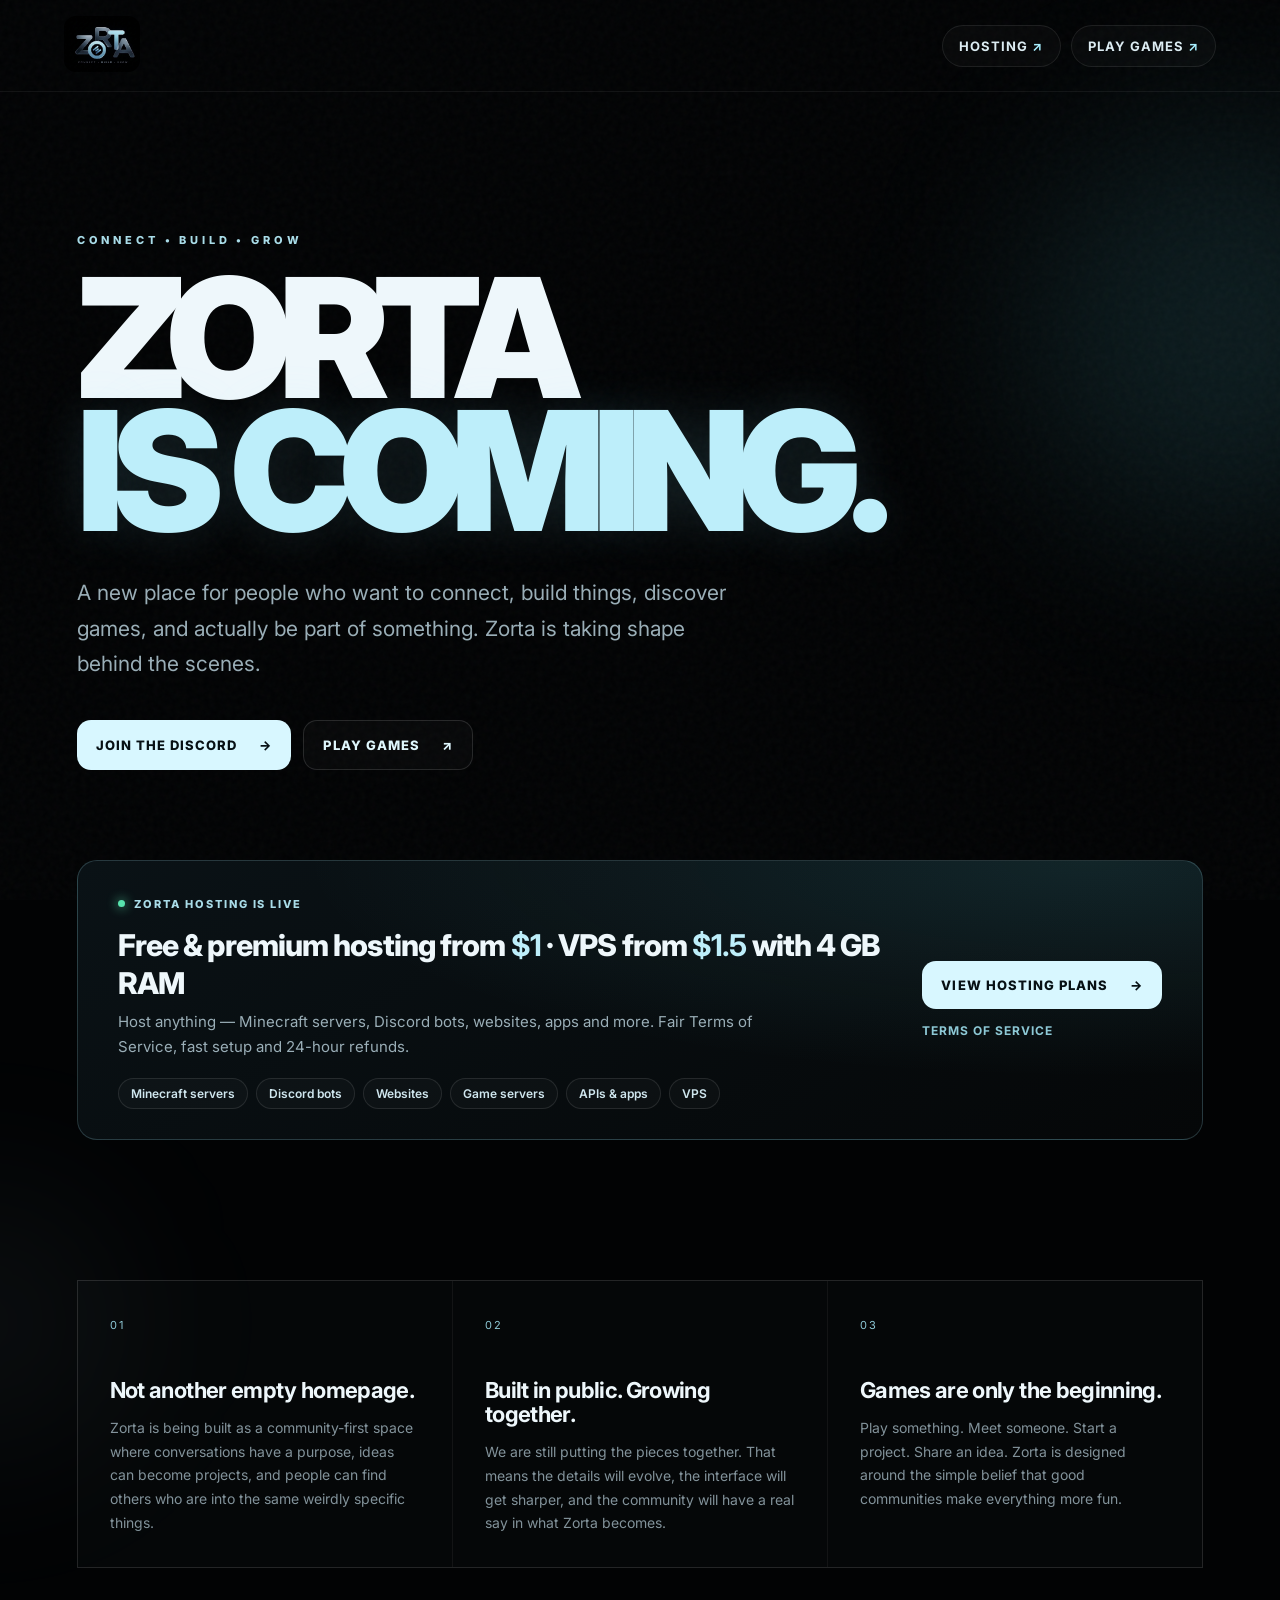
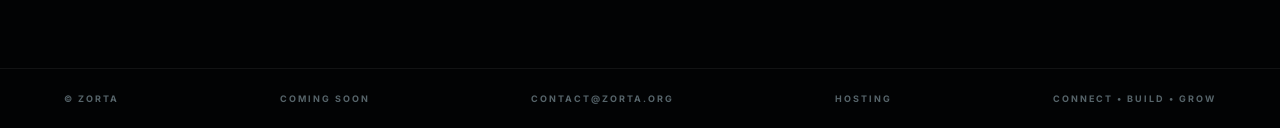
<file: index.html>
<!doctype html><html lang="en"><head><meta charset="utf-8"><meta name="viewport" content="width=device-width,initial-scale=1"><meta name="theme-color" content="#020305"><title>Zorta — Coming Soon</title><link rel="stylesheet" href="styles.css"></head><body><div class="noise"></div><header class="nav"><a class="brand" href="index.html"><img src="assets/zorta-logo.jpg" alt="Zorta logo"></a><nav class="nav-group"><a class="nav-link" href="hosting/">Hosting <span>↗</span></a><a class="nav-link" href="games.html">Play Games <span>↗</span></a></nav></header><main class="hero"><div class="orb orb-a"></div><div class="orb orb-b"></div><section class="hero-copy"><p class="eyebrow">CONNECT • BUILD • GROW</p><h1>ZORTA<br><span>IS COMING.</span></h1><p class="lede">A new place for people who want to connect, build things, discover games, and actually be part of something. Zorta is taking shape behind the scenes.</p><div class="actions"><a class="btn primary" href="https://discord.gg/AH8KhvmRz3" target="_blank" rel="noopener">Join the Discord <span>→</span></a><a class="btn ghost" href="games.html">Play Games <span>↗</span></a></div></section><aside class="host-note" aria-label="Zorta Hosting"><div class="host-note-main"><span class="host-note-badge"><i></i> Zorta Hosting is live</span><p class="host-note-title">Free &amp; premium hosting from <b>$1</b> &middot; VPS from <b>$1.5</b> with 4&nbsp;GB RAM</p><p class="host-note-text">Host anything &mdash; Minecraft servers, Discord bots, websites, apps and more. Fair Terms of Service, fast setup and 24-hour refunds.</p><ul class="host-chips"><li>Minecraft servers</li><li>Discord bots</li><li>Websites</li><li>Game servers</li><li>APIs &amp; apps</li><li>VPS</li></ul></div><div class="host-note-actions"><a class="btn primary" href="hosting/">View hosting plans <span>&rarr;</span></a><a class="host-note-link" href="hosting/terms.html">Terms of Service</a></div></aside><section class="manifesto"><div><span>01</span><h2>Not another empty homepage.</h2><p>Zorta is being built as a community-first space where conversations have a purpose, ideas can become projects, and people can find others who are into the same weirdly specific things.</p></div><div><span>02</span><h2>Built in public. Growing together.</h2><p>We are still putting the pieces together. That means the details will evolve, the interface will get sharper, and the community will have a real say in what Zorta becomes.</p></div><div><span>03</span><h2>Games are only the beginning.</h2><p>Play something. Meet someone. Start a project. Share an idea. Zorta is designed around the simple belief that good communities make everything more fun.</p></div></section></main><footer><span>© Zorta</span><span>COMING SOON</span><a href="mailto:contact@zorta.org">contact@zorta.org</a><a href="hosting/">Hosting</a><span>CONNECT • BUILD • GROW</span></footer></body></html>
</file>
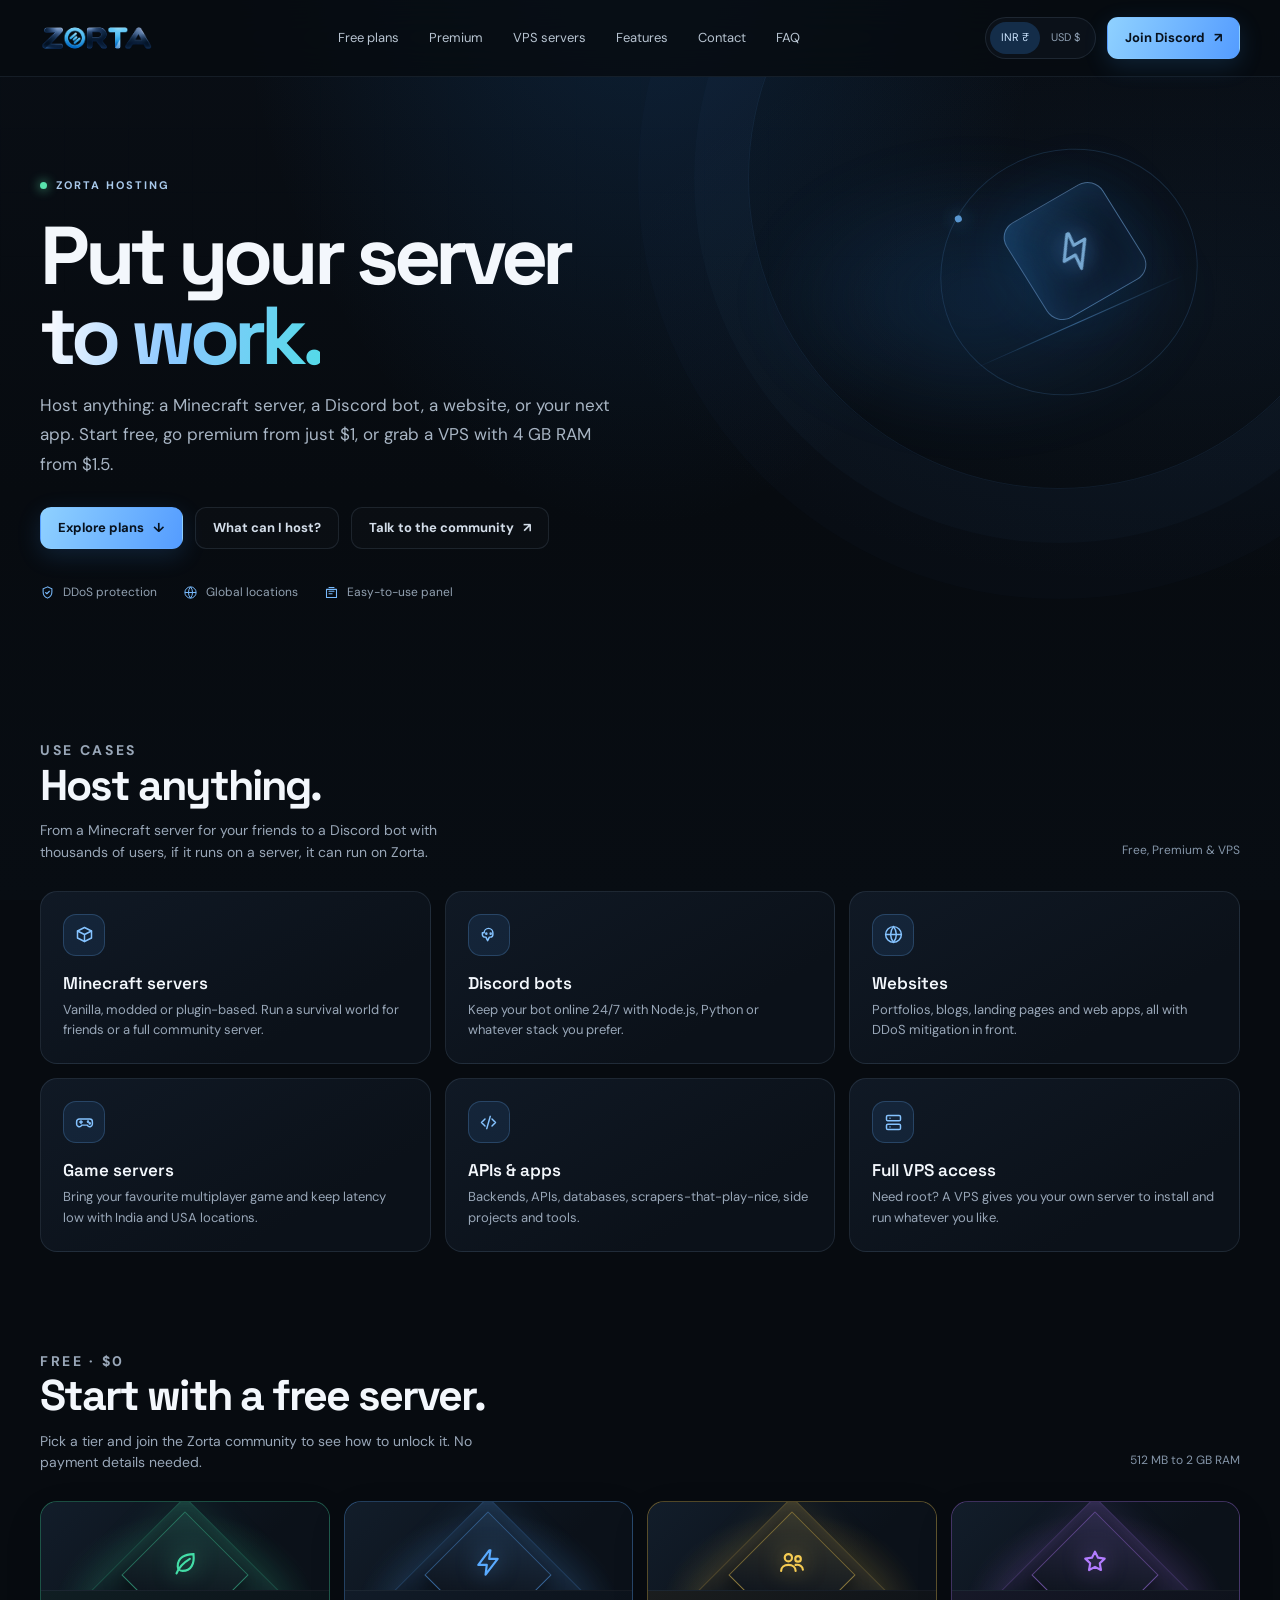
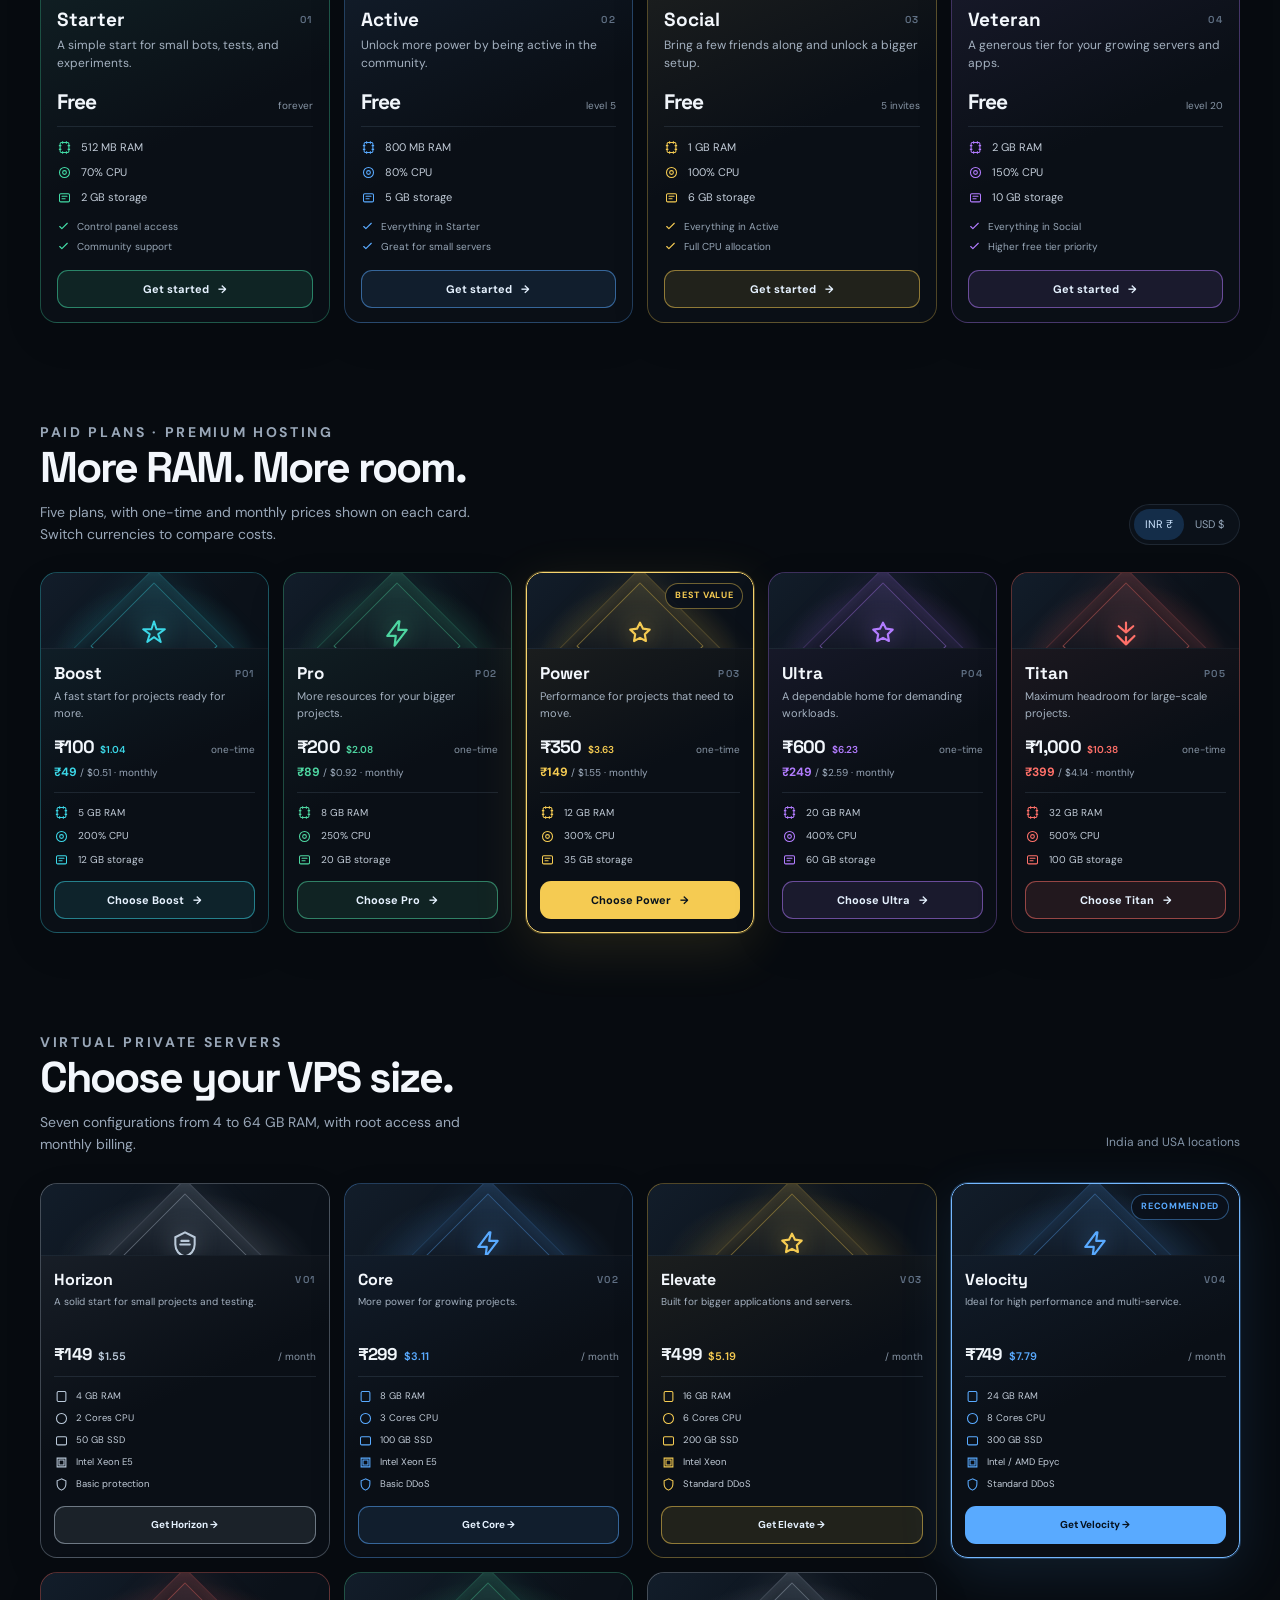
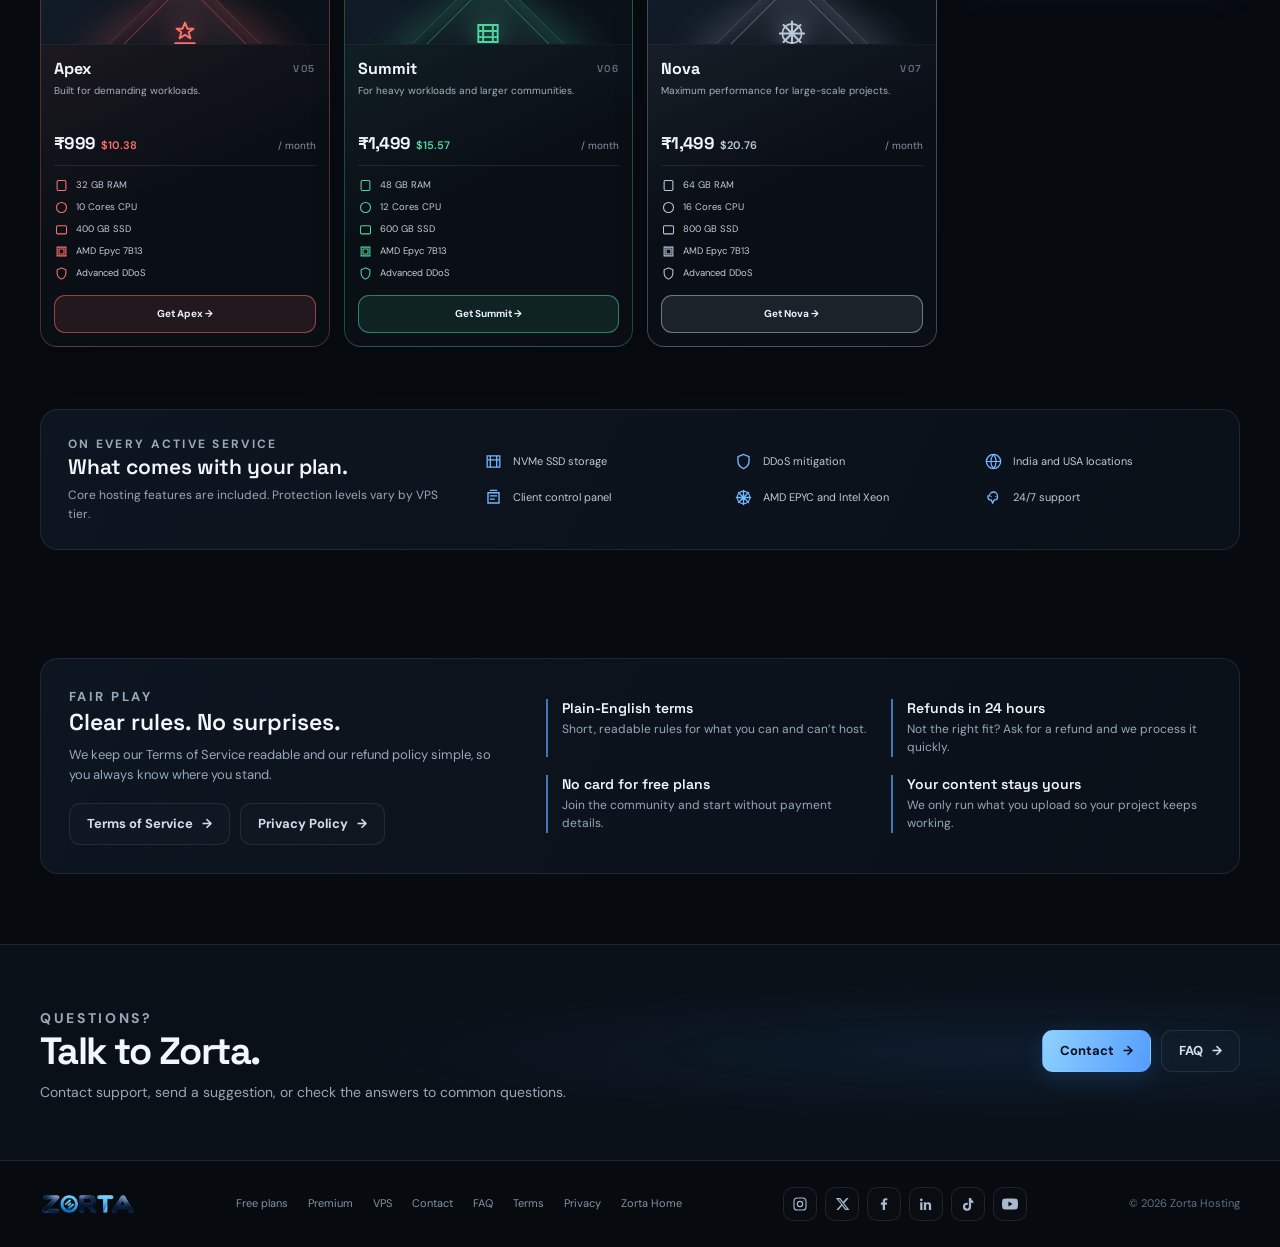
<file: hosting/index.html>
<!doctype html>
<html lang="en">
<head>
  <meta charset="utf-8">
  <meta name="viewport" content="width=device-width, initial-scale=1">
  <meta name="theme-color" content="#070b10">
  <meta name="description" content="Zorta Hosting: free and premium hosting from $1, VPS from $1.5 for 4 GB RAM. Host Minecraft servers, Discord bots, websites and apps.">
  <title>Zorta Hosting — Free, Premium &amp; VPS Plans</title>
  <link rel="stylesheet" href="hosting.css">
</head>
<body>
  <header class="site-header">
    <div class="wrap nav">
      <a class="brand" href="../" aria-label="Zorta home"><img class="brand-logo" src="image.png" alt="Zorta"></a>
      <nav class="nav-links" id="nav-links" aria-label="Main navigation">
        <a href="#free">Free plans</a><a href="#premium">Premium</a><a href="#vps">VPS servers</a><a href="#features">Features</a><a href="contact.html">Contact</a><a href="faq.html">FAQ</a>
      </nav>
      <div class="nav-actions">
        <div class="currency" aria-label="Choose currency"><button type="button" data-currency="INR" class="selected">INR ₹</button><button type="button" data-currency="USD">USD $</button></div>
        <a class="button button-primary" href="https://discord.gg/XQH9Q5bS7v">Join Discord <span aria-hidden="true">↗</span></a>
        <button class="menu-toggle" type="button" aria-label="Open navigation" aria-expanded="false" aria-controls="nav-links"><svg width="19" height="19" viewBox="0 0 24 24" fill="none"><path d="M4 7h16M4 12h16M4 17h16" stroke="currentColor" stroke-width="1.8" stroke-linecap="round"/></svg></button>
      </div>
    </div>
  </header>
  <main>
    <section class="hero">
      <div class="wrap">
        <div class="hero-inner">
          <div class="eyebrow"><span class="live-dot"></span> Zorta Hosting</div>
          <h1>Put your server<br><span class="gradient-text">to work.</span></h1>
          <p class="hero-copy">Host anything: a Minecraft server, a Discord bot, a website, or your next app. Start free, go premium from just $1, or grab a VPS with 4 GB RAM from $1.5.</p>
          <div class="hero-actions"><a class="button button-primary" href="#premium">Explore plans <span aria-hidden="true">↓</span></a><a class="button button-quiet" href="#host-anything">What can I host?</a><a class="button button-quiet" href="https://discord.gg/XQH9Q5bS7v">Talk to the community <span aria-hidden="true">↗</span></a></div>
          <div class="hero-meta"><span><svg viewBox="0 0 24 24" fill="none"><path d="M12 3 5 6v5c0 4.6 2.9 8.3 7 10 4.1-1.7 7-5.4 7-10V6l-7-3Z" stroke="currentColor" stroke-width="1.7"/><path d="m9 12 2 2 4-4" stroke="currentColor" stroke-width="1.7" stroke-linecap="round" stroke-linejoin="round"/></svg> DDoS protection</span><span><svg viewBox="0 0 24 24" fill="none"><path d="M3 12h18M12 3a14 14 0 0 1 0 18M12 3a14 14 0 0 0 0 18M12 3a9 9 0 1 0 0 18 9 9 0 0 0 0-18Z" stroke="currentColor" stroke-width="1.6"/></svg> Global locations</span><span><svg viewBox="0 0 24 24" fill="none"><path d="M4 7h16v13H4zM8 4h8M8 10h8M8 14h5" stroke="currentColor" stroke-width="1.7" stroke-linecap="round" stroke-linejoin="round"/></svg> Easy-to-use panel</span></div>
        </div>
        <div class="hero-art" aria-hidden="true"><div class="orbit"></div><div class="cube"><svg viewBox="0 0 24 24" fill="none"><path d="m13 2-9 12h7l-1 8 10-13h-7l1-7Z" stroke="currentColor" stroke-width="1.7" stroke-linejoin="round"/></svg></div><div class="beam"></div></div>
      </div>
    </section>


    <section class="section" id="host-anything">
      <div class="wrap">
        <div class="section-head"><div><p class="section-kicker">Use cases</p><h2>Host anything.</h2><p>From a Minecraft server for your friends to a Discord bot with thousands of users, if it runs on a server, it can run on Zorta.</p></div><span class="section-note">Free, Premium &amp; VPS</span></div>
        <div class="host-grid"><article class="host-card"><span class="host-card-icon"><svg viewBox="0 0 24 24" fill="none" stroke="currentColor" stroke-width="1.7" stroke-linecap="round" stroke-linejoin="round"><path d="M4 8 12 4l8 4v8l-8 4-8-4V8Z"/><path d="m4 8 8 4 8-4M12 12v8"/></svg></span><h3>Minecraft servers</h3><p>Vanilla, modded or plugin-based. Run a survival world for friends or a full community server.</p></article><article class="host-card"><span class="host-card-icon"><svg viewBox="0 0 24 24" fill="none" stroke="currentColor" stroke-width="1.7" stroke-linecap="round" stroke-linejoin="round"><path d="M7 10a5 5 0 0 1 10 0v2a3 3 0 0 1-3 3h-1l-2 4-2-4H8a3 3 0 0 1-3-3v-2Z"/><circle cx="9.5" cy="11" r=".6"/><circle cx="14.5" cy="11" r=".6"/></svg></span><h3>Discord bots</h3><p>Keep your bot online 24/7 with Node.js, Python or whatever stack you prefer.</p></article><article class="host-card"><span class="host-card-icon"><svg viewBox="0 0 24 24" fill="none" stroke="currentColor" stroke-width="1.7" stroke-linecap="round" stroke-linejoin="round"><circle cx="12" cy="12" r="9"/><path d="M3 12h18M12 3a14 14 0 0 1 0 18M12 3a14 14 0 0 0 0 18"/></svg></span><h3>Websites</h3><p>Portfolios, blogs, landing pages and web apps, all with DDoS mitigation in front.</p></article><article class="host-card"><span class="host-card-icon"><svg viewBox="0 0 24 24" fill="none" stroke="currentColor" stroke-width="1.7" stroke-linecap="round" stroke-linejoin="round"><path d="M6 8h12a3 3 0 0 1 3 3v3a3 3 0 0 1-5 2l-1-1H9l-1 1a3 3 0 0 1-5-2v-3a3 3 0 0 1 3-3Z"/><path d="M8 10v3m-1.5-1.5h3"/><circle cx="16" cy="11" r=".6"/><circle cx="18" cy="13" r=".6"/></svg></span><h3>Game servers</h3><p>Bring your favourite multiplayer game and keep latency low with India and USA locations.</p></article><article class="host-card"><span class="host-card-icon"><svg viewBox="0 0 24 24" fill="none" stroke="currentColor" stroke-width="1.7" stroke-linecap="round" stroke-linejoin="round"><path d="m8 8-4 4 4 4m8-8 4 4-4 4M14 5l-4 14"/></svg></span><h3>APIs &amp; apps</h3><p>Backends, APIs, databases, scrapers-that-play-nice, side projects and tools.</p></article><article class="host-card"><span class="host-card-icon"><svg viewBox="0 0 24 24" fill="none" stroke="currentColor" stroke-width="1.7" stroke-linecap="round" stroke-linejoin="round"><rect x="4" y="4" width="16" height="6" rx="1.5"/><rect x="4" y="14" width="16" height="6" rx="1.5"/><path d="M8 7h.01M8 17h.01"/></svg></span><h3>Full VPS access</h3><p>Need root? A VPS gives you your own server to install and run whatever you like.</p></article></div>
      </div>
    </section>

    <section class="section" id="free">
      <div class="wrap">
        <div class="section-head"><div><p class="section-kicker">Free · $0</p><h2>Start with a free server.</h2><p>Pick a tier and join the Zorta community to see how to unlock it. No payment details needed.</p></div><span class="section-note">512 MB to 2 GB RAM</span></div>
        <div class="plan-grid">
          <article class="plan-card color-green"><div class="plan-art"><span class="art-glyph"><svg viewBox="0 0 24 24" fill="none"><path d="M19 5c-7 0-13 3-13 10a4 4 0 0 0 4 4c7 0 10-6 9-14Z" stroke="currentColor" stroke-width="1.8"/><path d="M5 21c2-5 6-9 11-12" stroke="currentColor" stroke-width="1.8" stroke-linecap="round"/></svg></span></div><div class="plan-content"><div class="plan-title-row"><h3 class="plan-title">Starter</h3><span class="tier-index">01</span></div><p class="plan-desc">A simple start for small bots, tests, and experiments.</p><div class="cost"><strong class="cost-main" data-inr="Free" data-usd="Free">Free</strong><span class="cost-period">forever</span></div><div class="plan-divider"></div><ul class="specs"><li><svg viewBox="0 0 24 24" fill="none"><rect x="5" y="4" width="14" height="16" rx="2" stroke="currentColor" stroke-width="1.7"/><path d="M9 2v4m6-4v4m-6 12v4m6-4v4M3 9h4m10 0h4M3 15h4m10 0h4" stroke="currentColor" stroke-width="1.7"/></svg>512 MB RAM</li><li><svg viewBox="0 0 24 24" fill="none"><circle cx="12" cy="12" r="8" stroke="currentColor" stroke-width="1.7"/><circle cx="12" cy="12" r="3" stroke="currentColor" stroke-width="1.7"/></svg>70% CPU</li><li><svg viewBox="0 0 24 24" fill="none"><rect x="4" y="6" width="16" height="13" rx="2" stroke="currentColor" stroke-width="1.7"/><path d="M8 10h8m-8 4h5" stroke="currentColor" stroke-width="1.7" stroke-linecap="round"/></svg>2 GB storage</li></ul><ul class="perks"><li><svg viewBox="0 0 24 24" fill="none"><path d="m5 12 4 4L19 6" stroke="currentColor" stroke-width="2" stroke-linecap="round" stroke-linejoin="round"/></svg>Control panel access</li><li><svg viewBox="0 0 24 24" fill="none"><path d="m5 12 4 4L19 6" stroke="currentColor" stroke-width="2" stroke-linecap="round" stroke-linejoin="round"/></svg>Community support</li></ul><a class="button plan-cta" href="https://discord.gg/XQH9Q5bS7v">Get started <span>→</span></a></div></article>
          <article class="plan-card color-blue"><div class="plan-art"><span class="art-glyph"><svg viewBox="0 0 24 24" fill="none"><path d="m13 2-9 12h7l-1 8 10-13h-7l1-7Z" stroke="currentColor" stroke-width="1.8" stroke-linejoin="round"/></svg></span></div><div class="plan-content"><div class="plan-title-row"><h3 class="plan-title">Active</h3><span class="tier-index">02</span></div><p class="plan-desc">Unlock more power by being active in the community.</p><div class="cost"><strong class="cost-main" data-inr="Free" data-usd="Free">Free</strong><span class="cost-period">level 5</span></div><div class="plan-divider"></div><ul class="specs"><li><svg viewBox="0 0 24 24" fill="none"><rect x="5" y="4" width="14" height="16" rx="2" stroke="currentColor" stroke-width="1.7"/><path d="M9 2v4m6-4v4m-6 12v4m6-4v4M3 9h4m10 0h4M3 15h4m10 0h4" stroke="currentColor" stroke-width="1.7"/></svg>800 MB RAM</li><li><svg viewBox="0 0 24 24" fill="none"><circle cx="12" cy="12" r="8" stroke="currentColor" stroke-width="1.7"/><circle cx="12" cy="12" r="3" stroke="currentColor" stroke-width="1.7"/></svg>80% CPU</li><li><svg viewBox="0 0 24 24" fill="none"><rect x="4" y="6" width="16" height="13" rx="2" stroke="currentColor" stroke-width="1.7"/><path d="M8 10h8m-8 4h5" stroke="currentColor" stroke-width="1.7" stroke-linecap="round"/></svg>5 GB storage</li></ul><ul class="perks"><li><svg viewBox="0 0 24 24" fill="none"><path d="m5 12 4 4L19 6" stroke="currentColor" stroke-width="2" stroke-linecap="round" stroke-linejoin="round"/></svg>Everything in Starter</li><li><svg viewBox="0 0 24 24" fill="none"><path d="m5 12 4 4L19 6" stroke="currentColor" stroke-width="2" stroke-linecap="round" stroke-linejoin="round"/></svg>Great for small servers</li></ul><a class="button plan-cta" href="https://discord.gg/XQH9Q5bS7v">Get started <span>→</span></a></div></article>
          <article class="plan-card color-gold"><div class="plan-art"><span class="art-glyph"><svg viewBox="0 0 24 24" fill="none"><circle cx="9" cy="8" r="3" stroke="currentColor" stroke-width="1.8"/><circle cx="17" cy="9" r="2.3" stroke="currentColor" stroke-width="1.8"/><path d="M3 19c0-3 2.6-5 6-5s6 2 6 5M15 14c3.2-.7 6 1.3 6 4" stroke="currentColor" stroke-width="1.8" stroke-linecap="round"/></svg></span></div><div class="plan-content"><div class="plan-title-row"><h3 class="plan-title">Social</h3><span class="tier-index">03</span></div><p class="plan-desc">Bring a few friends along and unlock a bigger setup.</p><div class="cost"><strong class="cost-main" data-inr="Free" data-usd="Free">Free</strong><span class="cost-period">5 invites</span></div><div class="plan-divider"></div><ul class="specs"><li><svg viewBox="0 0 24 24" fill="none"><rect x="5" y="4" width="14" height="16" rx="2" stroke="currentColor" stroke-width="1.7"/><path d="M9 2v4m6-4v4m-6 12v4m6-4v4M3 9h4m10 0h4M3 15h4m10 0h4" stroke="currentColor" stroke-width="1.7"/></svg>1 GB RAM</li><li><svg viewBox="0 0 24 24" fill="none"><circle cx="12" cy="12" r="8" stroke="currentColor" stroke-width="1.7"/><circle cx="12" cy="12" r="3" stroke="currentColor" stroke-width="1.7"/></svg>100% CPU</li><li><svg viewBox="0 0 24 24" fill="none"><rect x="4" y="6" width="16" height="13" rx="2" stroke="currentColor" stroke-width="1.7"/><path d="M8 10h8m-8 4h5" stroke="currentColor" stroke-width="1.7" stroke-linecap="round"/></svg>6 GB storage</li></ul><ul class="perks"><li><svg viewBox="0 0 24 24" fill="none"><path d="m5 12 4 4L19 6" stroke="currentColor" stroke-width="2" stroke-linecap="round" stroke-linejoin="round"/></svg>Everything in Active</li><li><svg viewBox="0 0 24 24" fill="none"><path d="m5 12 4 4L19 6" stroke="currentColor" stroke-width="2" stroke-linecap="round" stroke-linejoin="round"/></svg>Full CPU allocation</li></ul><a class="button plan-cta" href="https://discord.gg/XQH9Q5bS7v">Get started <span>→</span></a></div></article>
          <article class="plan-card color-violet"><div class="plan-art"><span class="art-glyph"><svg viewBox="0 0 24 24" fill="none"><path d="m12 3 2.5 5 5.5.8-4 3.9.9 5.5-4.9-2.6-4.9 2.6.9-5.5-4-3.9 5.5-.8L12 3Z" stroke="currentColor" stroke-width="1.8" stroke-linejoin="round"/></svg></span></div><div class="plan-content"><div class="plan-title-row"><h3 class="plan-title">Veteran</h3><span class="tier-index">04</span></div><p class="plan-desc">A generous tier for your growing servers and apps.</p><div class="cost"><strong class="cost-main" data-inr="Free" data-usd="Free">Free</strong><span class="cost-period">level 20</span></div><div class="plan-divider"></div><ul class="specs"><li><svg viewBox="0 0 24 24" fill="none"><rect x="5" y="4" width="14" height="16" rx="2" stroke="currentColor" stroke-width="1.7"/><path d="M9 2v4m6-4v4m-6 12v4m6-4v4M3 9h4m10 0h4M3 15h4m10 0h4" stroke="currentColor" stroke-width="1.7"/></svg>2 GB RAM</li><li><svg viewBox="0 0 24 24" fill="none"><circle cx="12" cy="12" r="8" stroke="currentColor" stroke-width="1.7"/><circle cx="12" cy="12" r="3" stroke="currentColor" stroke-width="1.7"/></svg>150% CPU</li><li><svg viewBox="0 0 24 24" fill="none"><rect x="4" y="6" width="16" height="13" rx="2" stroke="currentColor" stroke-width="1.7"/><path d="M8 10h8m-8 4h5" stroke="currentColor" stroke-width="1.7" stroke-linecap="round"/></svg>10 GB storage</li></ul><ul class="perks"><li><svg viewBox="0 0 24 24" fill="none"><path d="m5 12 4 4L19 6" stroke="currentColor" stroke-width="2" stroke-linecap="round" stroke-linejoin="round"/></svg>Everything in Social</li><li><svg viewBox="0 0 24 24" fill="none"><path d="m5 12 4 4L19 6" stroke="currentColor" stroke-width="2" stroke-linecap="round" stroke-linejoin="round"/></svg>Higher free tier priority</li></ul><a class="button plan-cta" href="https://discord.gg/XQH9Q5bS7v">Get started <span>→</span></a></div></article>
        </div>
      </div>
    </section>

    <section class="section" id="premium">
      <div class="wrap">
        <div class="section-head"><div><p class="section-kicker">Paid plans · Premium hosting</p><h2>More RAM. More room.</h2><p>Five plans, with one-time and monthly prices shown on each card. Switch currencies to compare costs.</p></div><div class="currency" aria-label="Choose currency"><button type="button" data-currency="INR" class="selected">INR ₹</button><button type="button" data-currency="USD">USD $</button></div></div>
        <div class="plan-grid five">
          <article class="plan-card color-cyan"><div class="plan-art"><span class="art-glyph"><svg viewBox="0 0 24 24" fill="none"><path d="m12 2 2.1 6.5H21l-5.5 4 2.1 6.5-5.6-4-5.6 4 2.1-6.5L3 8.5h6.9L12 2Z" stroke="currentColor" stroke-width="1.6" stroke-linejoin="round"/></svg></span></div><div class="plan-content"><div class="plan-title-row"><h3 class="plan-title">Boost</h3><span class="tier-index">P01</span></div><p class="plan-desc">A fast start for projects ready for more.</p><div class="cost"><strong class="cost-main" data-inr="₹100" data-usd="$1.04">₹100</strong><span class="cost-sub" data-inr="$1.04" data-usd="₹100">$1.04</span><span class="cost-period">one-time</span></div><div class="secondary-cost"><b data-inr="₹49" data-usd="$0.51">₹49</b> <span data-inr="/ $0.51" data-usd="/ ₹49">/ $0.51</span> · monthly</div><div class="plan-divider"></div><ul class="specs"><li><svg viewBox="0 0 24 24" fill="none"><rect x="5" y="4" width="14" height="16" rx="2" stroke="currentColor" stroke-width="1.7"/><path d="M9 2v4m6-4v4m-6 12v4m6-4v4M3 9h4m10 0h4M3 15h4m10 0h4" stroke="currentColor" stroke-width="1.7"/></svg>5 GB RAM</li><li><svg viewBox="0 0 24 24" fill="none"><circle cx="12" cy="12" r="8" stroke="currentColor" stroke-width="1.7"/><circle cx="12" cy="12" r="3" stroke="currentColor" stroke-width="1.7"/></svg>200% CPU</li><li><svg viewBox="0 0 24 24" fill="none"><rect x="4" y="6" width="16" height="13" rx="2" stroke="currentColor" stroke-width="1.7"/><path d="M8 10h8m-8 4h5" stroke="currentColor" stroke-width="1.7" stroke-linecap="round"/></svg>12 GB storage</li></ul><a class="button plan-cta" href="https://discord.gg/XQH9Q5bS7v">Choose Boost <span>→</span></a></div></article>
          <article class="plan-card color-emerald"><div class="plan-art"><span class="art-glyph"><svg viewBox="0 0 24 24" fill="none"><path d="m13 2-9 12h7l-1 8 10-13h-7l1-7Z" stroke="currentColor" stroke-width="1.8" stroke-linejoin="round"/></svg></span></div><div class="plan-content"><div class="plan-title-row"><h3 class="plan-title">Pro</h3><span class="tier-index">P02</span></div><p class="plan-desc">More resources for your bigger projects.</p><div class="cost"><strong class="cost-main" data-inr="₹200" data-usd="$2.08">₹200</strong><span class="cost-sub" data-inr="$2.08" data-usd="₹200">$2.08</span><span class="cost-period">one-time</span></div><div class="secondary-cost"><b data-inr="₹89" data-usd="$0.92">₹89</b> <span data-inr="/ $0.92" data-usd="/ ₹89">/ $0.92</span> · monthly</div><div class="plan-divider"></div><ul class="specs"><li><svg viewBox="0 0 24 24" fill="none"><rect x="5" y="4" width="14" height="16" rx="2" stroke="currentColor" stroke-width="1.7"/><path d="M9 2v4m6-4v4m-6 12v4m6-4v4M3 9h4m10 0h4M3 15h4m10 0h4" stroke="currentColor" stroke-width="1.7"/></svg>8 GB RAM</li><li><svg viewBox="0 0 24 24" fill="none"><circle cx="12" cy="12" r="8" stroke="currentColor" stroke-width="1.7"/><circle cx="12" cy="12" r="3" stroke="currentColor" stroke-width="1.7"/></svg>250% CPU</li><li><svg viewBox="0 0 24 24" fill="none"><rect x="4" y="6" width="16" height="13" rx="2" stroke="currentColor" stroke-width="1.7"/><path d="M8 10h8m-8 4h5" stroke="currentColor" stroke-width="1.7" stroke-linecap="round"/></svg>20 GB storage</li></ul><a class="button plan-cta" href="https://discord.gg/XQH9Q5bS7v">Choose Pro <span>→</span></a></div></article>
          <article class="plan-card color-gold featured" data-badge="Best value"><div class="plan-art"><span class="art-glyph"><svg viewBox="0 0 24 24" fill="none"><path d="m12 3 2.5 5 5.5.8-4 3.9.9 5.5-4.9-2.6-4.9 2.6.9-5.5-4-3.9 5.5-.8L12 3Z" stroke="currentColor" stroke-width="1.8" stroke-linejoin="round"/></svg></span></div><div class="plan-content"><div class="plan-title-row"><h3 class="plan-title">Power</h3><span class="tier-index">P03</span></div><p class="plan-desc">Performance for projects that need to move.</p><div class="cost"><strong class="cost-main" data-inr="₹350" data-usd="$3.63">₹350</strong><span class="cost-sub" data-inr="$3.63" data-usd="₹350">$3.63</span><span class="cost-period">one-time</span></div><div class="secondary-cost"><b data-inr="₹149" data-usd="$1.55">₹149</b> <span data-inr="/ $1.55" data-usd="/ ₹149">/ $1.55</span> · monthly</div><div class="plan-divider"></div><ul class="specs"><li><svg viewBox="0 0 24 24" fill="none"><rect x="5" y="4" width="14" height="16" rx="2" stroke="currentColor" stroke-width="1.7"/><path d="M9 2v4m6-4v4m-6 12v4m6-4v4M3 9h4m10 0h4M3 15h4m10 0h4" stroke="currentColor" stroke-width="1.7"/></svg>12 GB RAM</li><li><svg viewBox="0 0 24 24" fill="none"><circle cx="12" cy="12" r="8" stroke="currentColor" stroke-width="1.7"/><circle cx="12" cy="12" r="3" stroke="currentColor" stroke-width="1.7"/></svg>300% CPU</li><li><svg viewBox="0 0 24 24" fill="none"><rect x="4" y="6" width="16" height="13" rx="2" stroke="currentColor" stroke-width="1.7"/><path d="M8 10h8m-8 4h5" stroke="currentColor" stroke-width="1.7" stroke-linecap="round"/></svg>35 GB storage</li></ul><a class="button plan-cta" href="https://discord.gg/XQH9Q5bS7v">Choose Power <span>→</span></a></div></article>
          <article class="plan-card color-violet"><div class="plan-art"><span class="art-glyph"><svg viewBox="0 0 24 24" fill="none"><path d="m12 3 2.5 5 5.5.8-4 3.9.9 5.5-4.9-2.6-4.9 2.6.9-5.5-4-3.9 5.5-.8L12 3Z" stroke="currentColor" stroke-width="1.8" stroke-linejoin="round"/></svg></span></div><div class="plan-content"><div class="plan-title-row"><h3 class="plan-title">Ultra</h3><span class="tier-index">P04</span></div><p class="plan-desc">A dependable home for demanding workloads.</p><div class="cost"><strong class="cost-main" data-inr="₹600" data-usd="$6.23">₹600</strong><span class="cost-sub" data-inr="$6.23" data-usd="₹600">$6.23</span><span class="cost-period">one-time</span></div><div class="secondary-cost"><b data-inr="₹249" data-usd="$2.59">₹249</b> <span data-inr="/ $2.59" data-usd="/ ₹249">/ $2.59</span> · monthly</div><div class="plan-divider"></div><ul class="specs"><li><svg viewBox="0 0 24 24" fill="none"><rect x="5" y="4" width="14" height="16" rx="2" stroke="currentColor" stroke-width="1.7"/><path d="M9 2v4m6-4v4m-6 12v4m6-4v4M3 9h4m10 0h4M3 15h4m10 0h4" stroke="currentColor" stroke-width="1.7"/></svg>20 GB RAM</li><li><svg viewBox="0 0 24 24" fill="none"><circle cx="12" cy="12" r="8" stroke="currentColor" stroke-width="1.7"/><circle cx="12" cy="12" r="3" stroke="currentColor" stroke-width="1.7"/></svg>400% CPU</li><li><svg viewBox="0 0 24 24" fill="none"><rect x="4" y="6" width="16" height="13" rx="2" stroke="currentColor" stroke-width="1.7"/><path d="M8 10h8m-8 4h5" stroke="currentColor" stroke-width="1.7" stroke-linecap="round"/></svg>60 GB storage</li></ul><a class="button plan-cta" href="https://discord.gg/XQH9Q5bS7v">Choose Ultra <span>→</span></a></div></article>
          <article class="plan-card color-red"><div class="plan-art"><span class="art-glyph"><svg viewBox="0 0 24 24" fill="none"><path d="M12 3v8m0 0 6-5M12 11 6 6M5 14l7 7 7-7M12 21v-6" stroke="currentColor" stroke-width="1.8" stroke-linecap="round" stroke-linejoin="round"/></svg></span></div><div class="plan-content"><div class="plan-title-row"><h3 class="plan-title">Titan</h3><span class="tier-index">P05</span></div><p class="plan-desc">Maximum headroom for large-scale projects.</p><div class="cost"><strong class="cost-main" data-inr="₹1,000" data-usd="$10.38">₹1,000</strong><span class="cost-sub" data-inr="$10.38" data-usd="₹1,000">$10.38</span><span class="cost-period">one-time</span></div><div class="secondary-cost"><b data-inr="₹399" data-usd="$4.14">₹399</b> <span data-inr="/ $4.14" data-usd="/ ₹399">/ $4.14</span> · monthly</div><div class="plan-divider"></div><ul class="specs"><li><svg viewBox="0 0 24 24" fill="none"><rect x="5" y="4" width="14" height="16" rx="2" stroke="currentColor" stroke-width="1.7"/><path d="M9 2v4m6-4v4m-6 12v4m6-4v4M3 9h4m10 0h4M3 15h4m10 0h4" stroke="currentColor" stroke-width="1.7"/></svg>32 GB RAM</li><li><svg viewBox="0 0 24 24" fill="none"><circle cx="12" cy="12" r="8" stroke="currentColor" stroke-width="1.7"/><circle cx="12" cy="12" r="3" stroke="currentColor" stroke-width="1.7"/></svg>500% CPU</li><li><svg viewBox="0 0 24 24" fill="none"><rect x="4" y="6" width="16" height="13" rx="2" stroke="currentColor" stroke-width="1.7"/><path d="M8 10h8m-8 4h5" stroke="currentColor" stroke-width="1.7" stroke-linecap="round"/></svg>100 GB storage</li></ul><a class="button plan-cta" href="https://discord.gg/XQH9Q5bS7v">Choose Titan <span>→</span></a></div></article>
        </div>
      </div>
    </section>

    <section class="section" id="vps">
      <div class="wrap">
        <div class="section-head"><div><p class="section-kicker">Virtual private servers</p><h2>Choose your VPS size.</h2><p>Seven configurations from 4 to 64 GB RAM, with root access and monthly billing.</p></div><span class="section-note">India and USA locations</span></div>
        <div class="plan-grid seven">
          <article class="plan-card color-slate"><div class="plan-art"><span class="art-glyph"><svg viewBox="0 0 24 24" fill="none"><path d="M12 2 4 6v6c0 5 3.4 8.8 8 10 4.6-1.2 8-5 8-10V6l-8-4Z" stroke="currentColor" stroke-width="1.7"/><path d="M8 12h8M9 9h6" stroke="currentColor" stroke-width="1.7" stroke-linecap="round"/></svg></span></div><div class="plan-content"><div class="plan-title-row"><h3 class="plan-title">Horizon</h3><span class="tier-index">V01</span></div><p class="plan-desc">A solid start for small projects and testing.</p><div class="cost"><strong class="cost-main" data-inr="₹149" data-usd="$1.55">₹149</strong><span class="cost-sub" data-inr="$1.55" data-usd="₹149">$1.55</span><span class="cost-period">/ month</span></div><div class="plan-divider"></div><ul class="specs"><li><svg viewBox="0 0 24 24" fill="none"><rect x="5" y="4" width="14" height="16" rx="2" stroke="currentColor" stroke-width="1.7"/></svg>4 GB RAM</li><li><svg viewBox="0 0 24 24" fill="none"><circle cx="12" cy="12" r="8" stroke="currentColor" stroke-width="1.7"/></svg>2 Cores CPU</li><li><svg viewBox="0 0 24 24" fill="none"><rect x="4" y="6" width="16" height="13" rx="2" stroke="currentColor" stroke-width="1.7"/></svg>50 GB SSD</li><li><svg viewBox="0 0 24 24" fill="none"><path d="M5 5h14v14H5zM8 8h8v8H8z" stroke="currentColor" stroke-width="1.7"/></svg>Intel Xeon E5</li><li><svg viewBox="0 0 24 24" fill="none"><path d="M12 3 5 6v5c0 4.6 2.9 8.3 7 10 4.1-1.7 7-5.4 7-10V6l-7-3Z" stroke="currentColor" stroke-width="1.7"/></svg>Basic protection</li></ul><a class="button plan-cta" href="https://discord.gg/XQH9Q5bS7v">Get Horizon →</a></div></article>
          <article class="plan-card color-blue"><div class="plan-art"><span class="art-glyph"><svg viewBox="0 0 24 24" fill="none"><path d="m13 2-9 12h7l-1 8 10-13h-7l1-7Z" stroke="currentColor" stroke-width="1.8" stroke-linejoin="round"/></svg></span></div><div class="plan-content"><div class="plan-title-row"><h3 class="plan-title">Core</h3><span class="tier-index">V02</span></div><p class="plan-desc">More power for growing projects.</p><div class="cost"><strong class="cost-main" data-inr="₹299" data-usd="$3.11">₹299</strong><span class="cost-sub" data-inr="$3.11" data-usd="₹299">$3.11</span><span class="cost-period">/ month</span></div><div class="plan-divider"></div><ul class="specs"><li><svg viewBox="0 0 24 24" fill="none"><rect x="5" y="4" width="14" height="16" rx="2" stroke="currentColor" stroke-width="1.7"/></svg>8 GB RAM</li><li><svg viewBox="0 0 24 24" fill="none"><circle cx="12" cy="12" r="8" stroke="currentColor" stroke-width="1.7"/></svg>3 Cores CPU</li><li><svg viewBox="0 0 24 24" fill="none"><rect x="4" y="6" width="16" height="13" rx="2" stroke="currentColor" stroke-width="1.7"/></svg>100 GB SSD</li><li><svg viewBox="0 0 24 24" fill="none"><path d="M5 5h14v14H5zM8 8h8v8H8z" stroke="currentColor" stroke-width="1.7"/></svg>Intel Xeon E5</li><li><svg viewBox="0 0 24 24" fill="none"><path d="M12 3 5 6v5c0 4.6 2.9 8.3 7 10 4.1-1.7 7-5.4 7-10V6l-7-3Z" stroke="currentColor" stroke-width="1.7"/></svg>Basic DDoS</li></ul><a class="button plan-cta" href="https://discord.gg/XQH9Q5bS7v">Get Core →</a></div></article>
          <article class="plan-card color-gold"><div class="plan-art"><span class="art-glyph"><svg viewBox="0 0 24 24" fill="none"><path d="m12 3 2.5 5 5.5.8-4 3.9.9 5.5-4.9-2.6-4.9 2.6.9-5.5-4-3.9 5.5-.8L12 3Z" stroke="currentColor" stroke-width="1.8" stroke-linejoin="round"/></svg></span></div><div class="plan-content"><div class="plan-title-row"><h3 class="plan-title">Elevate</h3><span class="tier-index">V03</span></div><p class="plan-desc">Built for bigger applications and servers.</p><div class="cost"><strong class="cost-main" data-inr="₹499" data-usd="$5.19">₹499</strong><span class="cost-sub" data-inr="$5.19" data-usd="₹499">$5.19</span><span class="cost-period">/ month</span></div><div class="plan-divider"></div><ul class="specs"><li><svg viewBox="0 0 24 24" fill="none"><rect x="5" y="4" width="14" height="16" rx="2" stroke="currentColor" stroke-width="1.7"/></svg>16 GB RAM</li><li><svg viewBox="0 0 24 24" fill="none"><circle cx="12" cy="12" r="8" stroke="currentColor" stroke-width="1.7"/></svg>6 Cores CPU</li><li><svg viewBox="0 0 24 24" fill="none"><rect x="4" y="6" width="16" height="13" rx="2" stroke="currentColor" stroke-width="1.7"/></svg>200 GB SSD</li><li><svg viewBox="0 0 24 24" fill="none"><path d="M5 5h14v14H5zM8 8h8v8H8z" stroke="currentColor" stroke-width="1.7"/></svg>Intel Xeon</li><li><svg viewBox="0 0 24 24" fill="none"><path d="M12 3 5 6v5c0 4.6 2.9 8.3 7 10 4.1-1.7 7-5.4 7-10V6l-7-3Z" stroke="currentColor" stroke-width="1.7"/></svg>Standard DDoS</li></ul><a class="button plan-cta" href="https://discord.gg/XQH9Q5bS7v">Get Elevate →</a></div></article>
          <article class="plan-card color-blue featured" data-badge="Recommended"><div class="plan-art"><span class="art-glyph"><svg viewBox="0 0 24 24" fill="none"><path d="m13 2-9 12h7l-1 8 10-13h-7l1-7Z" stroke="currentColor" stroke-width="1.8" stroke-linejoin="round"/></svg></span></div><div class="plan-content"><div class="plan-title-row"><h3 class="plan-title">Velocity</h3><span class="tier-index">V04</span></div><p class="plan-desc">Ideal for high performance and multi-service.</p><div class="cost"><strong class="cost-main" data-inr="₹749" data-usd="$7.79">₹749</strong><span class="cost-sub" data-inr="$7.79" data-usd="₹749">$7.79</span><span class="cost-period">/ month</span></div><div class="plan-divider"></div><ul class="specs"><li><svg viewBox="0 0 24 24" fill="none"><rect x="5" y="4" width="14" height="16" rx="2" stroke="currentColor" stroke-width="1.7"/></svg>24 GB RAM</li><li><svg viewBox="0 0 24 24" fill="none"><circle cx="12" cy="12" r="8" stroke="currentColor" stroke-width="1.7"/></svg>8 Cores CPU</li><li><svg viewBox="0 0 24 24" fill="none"><rect x="4" y="6" width="16" height="13" rx="2" stroke="currentColor" stroke-width="1.7"/></svg>300 GB SSD</li><li><svg viewBox="0 0 24 24" fill="none"><path d="M5 5h14v14H5zM8 8h8v8H8z" stroke="currentColor" stroke-width="1.7"/></svg>Intel / AMD Epyc</li><li><svg viewBox="0 0 24 24" fill="none"><path d="M12 3 5 6v5c0 4.6 2.9 8.3 7 10 4.1-1.7 7-5.4 7-10V6l-7-3Z" stroke="currentColor" stroke-width="1.7"/></svg>Standard DDoS</li></ul><a class="button plan-cta" href="https://discord.gg/XQH9Q5bS7v">Get Velocity →</a></div></article>
          <article class="plan-card color-red"><div class="plan-art"><span class="art-glyph"><svg viewBox="0 0 24 24" fill="none"><path d="M12 3 14 8h5l-4 3 1.5 5-4.5-3-4.5 3L9 11 5 8h5l2-5Z" stroke="currentColor" stroke-width="1.6" stroke-linejoin="round"/><path d="M4 20h16" stroke="currentColor" stroke-width="1.7" stroke-linecap="round"/></svg></span></div><div class="plan-content"><div class="plan-title-row"><h3 class="plan-title">Apex</h3><span class="tier-index">V05</span></div><p class="plan-desc">Built for demanding workloads.</p><div class="cost"><strong class="cost-main" data-inr="₹999" data-usd="$10.38">₹999</strong><span class="cost-sub" data-inr="$10.38" data-usd="₹999">$10.38</span><span class="cost-period">/ month</span></div><div class="plan-divider"></div><ul class="specs"><li><svg viewBox="0 0 24 24" fill="none"><rect x="5" y="4" width="14" height="16" rx="2" stroke="currentColor" stroke-width="1.7"/></svg>32 GB RAM</li><li><svg viewBox="0 0 24 24" fill="none"><circle cx="12" cy="12" r="8" stroke="currentColor" stroke-width="1.7"/></svg>10 Cores CPU</li><li><svg viewBox="0 0 24 24" fill="none"><rect x="4" y="6" width="16" height="13" rx="2" stroke="currentColor" stroke-width="1.7"/></svg>400 GB SSD</li><li><svg viewBox="0 0 24 24" fill="none"><path d="M5 5h14v14H5zM8 8h8v8H8z" stroke="currentColor" stroke-width="1.7"/></svg>AMD Epyc 7B13</li><li><svg viewBox="0 0 24 24" fill="none"><path d="M12 3 5 6v5c0 4.6 2.9 8.3 7 10 4.1-1.7 7-5.4 7-10V6l-7-3Z" stroke="currentColor" stroke-width="1.7"/></svg>Advanced DDoS</li></ul><a class="button plan-cta" href="https://discord.gg/XQH9Q5bS7v">Get Apex →</a></div></article>
          <article class="plan-card color-emerald"><div class="plan-art"><span class="art-glyph"><svg viewBox="0 0 24 24" fill="none"><path d="M4 5h16v14H4zM8 5v14m8-14v14M4 10h16m-16 5h16" stroke="currentColor" stroke-width="1.6"/></svg></span></div><div class="plan-content"><div class="plan-title-row"><h3 class="plan-title">Summit</h3><span class="tier-index">V06</span></div><p class="plan-desc">For heavy workloads and larger communities.</p><div class="cost"><strong class="cost-main" data-inr="₹1,499" data-usd="$15.57">₹1,499</strong><span class="cost-sub" data-inr="$15.57" data-usd="₹1,499">$15.57</span><span class="cost-period">/ month</span></div><div class="plan-divider"></div><ul class="specs"><li><svg viewBox="0 0 24 24" fill="none"><rect x="5" y="4" width="14" height="16" rx="2" stroke="currentColor" stroke-width="1.7"/></svg>48 GB RAM</li><li><svg viewBox="0 0 24 24" fill="none"><circle cx="12" cy="12" r="8" stroke="currentColor" stroke-width="1.7"/></svg>12 Cores CPU</li><li><svg viewBox="0 0 24 24" fill="none"><rect x="4" y="6" width="16" height="13" rx="2" stroke="currentColor" stroke-width="1.7"/></svg>600 GB SSD</li><li><svg viewBox="0 0 24 24" fill="none"><path d="M5 5h14v14H5zM8 8h8v8H8z" stroke="currentColor" stroke-width="1.7"/></svg>AMD Epyc 7B13</li><li><svg viewBox="0 0 24 24" fill="none"><path d="M12 3 5 6v5c0 4.6 2.9 8.3 7 10 4.1-1.7 7-5.4 7-10V6l-7-3Z" stroke="currentColor" stroke-width="1.7"/></svg>Advanced DDoS</li></ul><a class="button plan-cta" href="https://discord.gg/XQH9Q5bS7v">Get Summit →</a></div></article>
          <article class="plan-card color-slate"><div class="plan-art"><span class="art-glyph"><svg viewBox="0 0 24 24" fill="none"><path d="M12 2v20M2 12h20M5 5l14 14M19 5 5 19" stroke="currentColor" stroke-width="1.7" stroke-linecap="round"/><circle cx="12" cy="12" r="8" stroke="currentColor" stroke-width="1.4"/></svg></span></div><div class="plan-content"><div class="plan-title-row"><h3 class="plan-title">Nova</h3><span class="tier-index">V07</span></div><p class="plan-desc">Maximum performance for large-scale projects.</p><div class="cost"><strong class="cost-main" data-inr="₹1,499" data-usd="$20.76">₹1,499</strong><span class="cost-sub" data-inr="$20.76" data-usd="₹1,499">$20.76</span><span class="cost-period">/ month</span></div><div class="plan-divider"></div><ul class="specs"><li><svg viewBox="0 0 24 24" fill="none"><rect x="5" y="4" width="14" height="16" rx="2" stroke="currentColor" stroke-width="1.7"/></svg>64 GB RAM</li><li><svg viewBox="0 0 24 24" fill="none"><circle cx="12" cy="12" r="8" stroke="currentColor" stroke-width="1.7"/></svg>16 Cores CPU</li><li><svg viewBox="0 0 24 24" fill="none"><rect x="4" y="6" width="16" height="13" rx="2" stroke="currentColor" stroke-width="1.7"/></svg>800 GB SSD</li><li><svg viewBox="0 0 24 24" fill="none"><path d="M5 5h14v14H5zM8 8h8v8H8z" stroke="currentColor" stroke-width="1.7"/></svg>AMD Epyc 7B13</li><li><svg viewBox="0 0 24 24" fill="none"><path d="M12 3 5 6v5c0 4.6 2.9 8.3 7 10 4.1-1.7 7-5.4 7-10V6l-7-3Z" stroke="currentColor" stroke-width="1.7"/></svg>Advanced DDoS</li></ul><a class="button plan-cta" href="https://discord.gg/XQH9Q5bS7v">Get Nova →</a></div></article>
        </div>
      </div>
    </section>

    <section class="included" id="features"><div class="wrap"><div class="included-inner"><div><p class="section-kicker">On every active service</p><h3>What comes with your plan.</h3><p>Core hosting features are included. Protection levels vary by VPS tier.</p></div><div class="included-grid"><div class="included-item"><svg viewBox="0 0 24 24" fill="none"><path d="M4 5h16v14H4zM8 5v14m8-14v14M4 10h16" stroke="currentColor" stroke-width="1.6"/></svg>NVMe SSD storage</div><div class="included-item"><svg viewBox="0 0 24 24" fill="none"><path d="M12 3 5 6v5c0 4.6 2.9 8.3 7 10 4.1-1.7 7-5.4 7-10V6l-7-3Z" stroke="currentColor" stroke-width="1.7"/></svg>DDoS mitigation</div><div class="included-item"><svg viewBox="0 0 24 24" fill="none"><circle cx="12" cy="12" r="9" stroke="currentColor" stroke-width="1.7"/><path d="M3 12h18M12 3a14 14 0 0 1 0 18M12 3a14 14 0 0 0 0 18" stroke="currentColor" stroke-width="1.5"/></svg>India and USA locations</div><div class="included-item"><svg viewBox="0 0 24 24" fill="none"><path d="M5 6h14v13H5zM8 3h8M8 10h8m-8 4h5" stroke="currentColor" stroke-width="1.7" stroke-linecap="round"/></svg>Client control panel</div><div class="included-item"><svg viewBox="0 0 24 24" fill="none"><path d="M12 3v18M3 12h18M5.6 5.6l12.8 12.8m0-12.8L5.6 18.4" stroke="currentColor" stroke-width="1.7" stroke-linecap="round"/><circle cx="12" cy="12" r="8" stroke="currentColor" stroke-width="1.4"/></svg>AMD EPYC and Intel Xeon</div><div class="included-item"><svg viewBox="0 0 24 24" fill="none"><path d="M7 10a5 5 0 0 1 10 0v2a3 3 0 0 1-3 3h-1l-2 4-2-4H8a3 3 0 0 1-3-3v-2Z" stroke="currentColor" stroke-width="1.7"/><circle cx="9" cy="11" r=".8" fill="currentColor"/><circle cx="15" cy="11" r=".8" fill="currentColor"/></svg>24/7 support</div></div></div></div></section>


    <section class="trust" id="terms-summary"><div class="wrap"><div class="trust-inner">
      <div><p class="section-kicker">Fair play</p><h3>Clear rules. No surprises.</h3><p>We keep our Terms of Service readable and our refund policy simple, so you always know where you stand.</p><div class="trust-links"><a class="button button-quiet" href="terms.html">Terms of Service <span aria-hidden="true">→</span></a><a class="button button-quiet" href="privacy.html">Privacy Policy <span aria-hidden="true">→</span></a></div></div>
      <ul class="trust-list">
        <li><b>Plain-English terms</b><span>Short, readable rules for what you can and can&rsquo;t host.</span></li>
        <li><b>Refunds in 24 hours</b><span>Not the right fit? Ask for a refund and we process it quickly.</span></li>
        <li><b>No card for free plans</b><span>Join the community and start without payment details.</span></li>
        <li><b>Your content stays yours</b><span>We only run what you upload so your project keeps working.</span></li>
      </ul>
    </div></div></section>

    <section class="contact"><div class="wrap contact-inner"><div><p class="section-kicker">Questions?</p><h2>Talk to Zorta.</h2><p>Contact support, send a suggestion, or check the answers to common questions.</p></div><div class="contact-actions"><a class="button button-primary" href="contact.html">Contact <span>→</span></a><a class="button button-quiet" href="faq.html">FAQ <span>→</span></a></div></div></section>
  </main>
  <footer class="site-footer"><div class="wrap footer-inner"><a class="footer-brand" href="../" aria-label="Zorta home"><img class="brand-logo footer-logo" src="image.png" alt="Zorta"></a><div class="footer-links"><a href="#free">Free plans</a><a href="#premium">Premium</a><a href="#vps">VPS</a><a href="contact.html">Contact</a><a href="faq.html">FAQ</a><a href="terms.html">Terms</a><a href="privacy.html">Privacy</a><a href="../">Zorta Home</a></div><div class="social-links" aria-label="Zorta social media"><a href="https://www.instagram.com/zorta_org/" aria-label="Instagram" target="_blank" rel="noopener noreferrer"><svg viewBox="0 0 24 24" aria-hidden="true"><rect x="3" y="3" width="18" height="18" rx="5"/><circle cx="12" cy="12" r="4"/><circle cx="17.5" cy="6.5" r=".7" class="fill-dot"/></svg></a><a href="https://x.com/zortaorg" aria-label="X" target="_blank" rel="noopener noreferrer"><svg viewBox="0 0 24 24" aria-hidden="true"><path d="M18.9 3H22l-6.8 7.8L23.2 21h-6.3L12 14.8 6.6 21H3.5l7.3-8.4L2.8 3h6.5l4.4 5.8L18.9 3Zm-1.1 16h1.7L8.3 4.9H6.5L17.8 19Z" class="filled"/></svg></a><a href="https://www.facebook.com/zortaorg/?_rdr" aria-label="Facebook" target="_blank" rel="noopener noreferrer"><svg viewBox="0 0 24 24" aria-hidden="true"><path d="M13.5 21v-8h2.8l.4-3.2h-3.2v-2c0-.9.3-1.5 1.6-1.5H17V3.4c-.4-.1-1.4-.2-2.6-.2-2.6 0-4.3 1.6-4.3 4.5v2.1H7.3V13h2.8v8h3.4Z" class="filled"/></svg></a><a href="https://www.linkedin.com/company/zorta-org/" aria-label="LinkedIn" target="_blank" rel="noopener noreferrer"><svg viewBox="0 0 24 24" aria-hidden="true"><path d="M5 3.8a2 2 0 1 0 0 4 2 2 0 0 0 0-4ZM3.3 9.5h3.4V21H3.3V9.5Zm5.5 0H12v1.6h.1c.5-.9 1.6-1.9 3.4-1.9 3.6 0 4.2 2.3 4.2 5.3V21h-3.4v-5.8c0-1.4 0-3.1-1.9-3.1s-2.2 1.5-2.2 3V21H8.8V9.5Z" class="filled"/></svg></a><a href="https://www.tiktok.com/@zortaorg" aria-label="TikTok" target="_blank" rel="noopener noreferrer"><svg viewBox="0 0 24 24" aria-hidden="true"><path d="M16.6 3c.3 2.2 1.5 3.8 3.4 4.7v3.2a9.1 9.1 0 0 1-3.4-1.1v6.4a6.1 6.1 0 1 1-6.1-6.1c.4 0 .8 0 1.2.1v3.4a2.8 2.8 0 1 0 1.6 2.6V3h3.3Z" class="filled"/></svg></a><a href="https://youtube.com/@zorta-org" aria-label="YouTube" target="_blank" rel="noopener noreferrer"><svg viewBox="0 0 24 24" aria-hidden="true"><path d="M23.5 6.2a3 3 0 0 0-2.1-2.1C19.5 3.6 12 3.6 12 3.6s-7.5 0-9.4.5A3 3 0 0 0 .5 6.2 31 31 0 0 0 0 12a31 31 0 0 0 .5 5.8 3 3 0 0 0 2.1 2.1c1.9.5 9.4.5 9.4.5s7.5 0 9.4-.5a3 3 0 0 0 2.1-2.1A31 31 0 0 0 24 12a31 31 0 0 0-.5-5.8ZM9.6 15.6V8.4l6.3 3.6-6.3 3.6Z" class="filled"/></svg></a></div><span class="foot-note">© <span id="year"></span> Zorta Hosting</span></div></footer>
  <script src="app.js" defer></script>
</body>
</html>
</file>
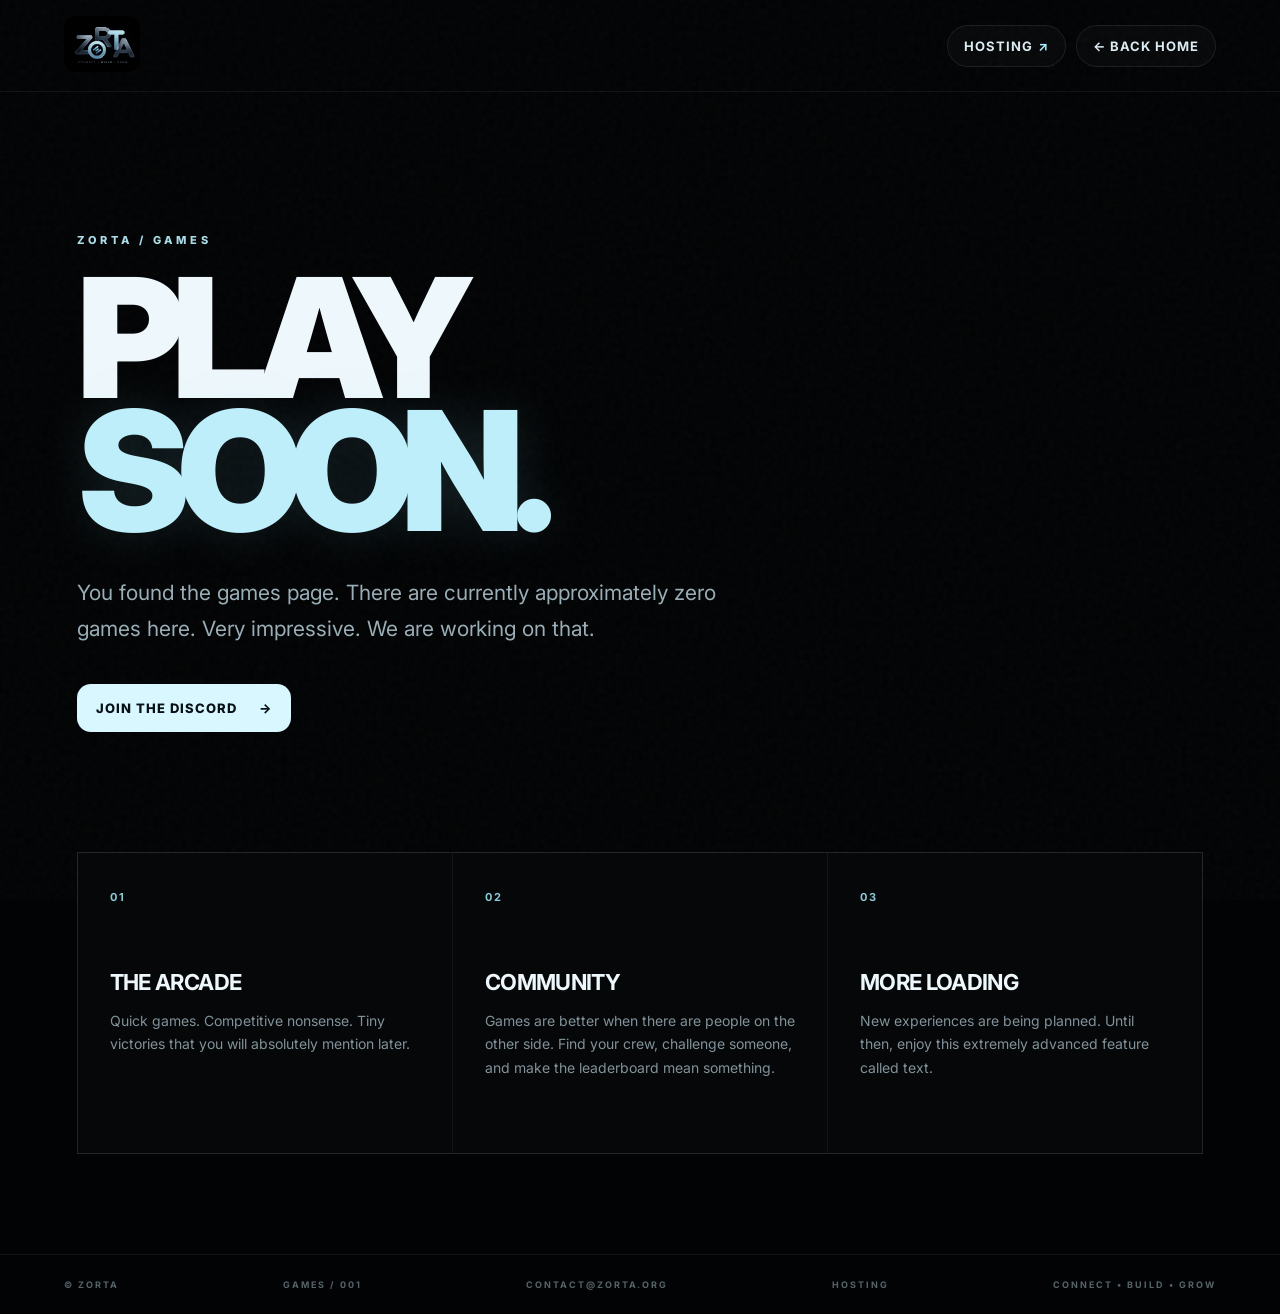
<file: games.html>
<!doctype html><html lang="en"><head><meta charset="utf-8"><meta name="viewport" content="width=device-width,initial-scale=1"><meta name="theme-color" content="#020305"><title>Zorta — Games</title><link rel="stylesheet" href="styles.css"></head><body><div class="noise"></div><header class="nav"><a class="brand" href="index.html"><img src="assets/zorta-logo.jpg" alt="Zorta logo"></a><nav class="nav-group"><a class="nav-link" href="hosting/">Hosting <span>↗</span></a><a class="nav-link" href="index.html">← Back home</a></nav></header><main class="games-page"><section class="game-hero"><p class="eyebrow">ZORTA / GAMES</p><h1>PLAY<br><span>SOON.</span></h1><p class="lede">You found the games page. There are currently approximately zero games here. Very impressive. We are working on that.</p><a class="btn primary" href="https://discord.gg/AH8KhvmRz3" target="_blank" rel="noopener">Join the Discord <span>→</span></a></section><section class="game-grid"><article><b>01</b><h2>THE ARCADE</h2><p>Quick games. Competitive nonsense. Tiny victories that you will absolutely mention later.</p></article><article><b>02</b><h2>COMMUNITY</h2><p>Games are better when there are people on the other side. Find your crew, challenge someone, and make the leaderboard mean something.</p></article><article><b>03</b><h2>MORE LOADING</h2><p>New experiences are being planned. Until then, enjoy this extremely advanced feature called text.</p></article></section></main><footer><span>© Zorta</span><span>GAMES / 001</span><a href="mailto:contact@zorta.org">contact@zorta.org</a><a href="hosting/">Hosting</a><span>CONNECT • BUILD • GROW</span></footer></body></html>
</file>
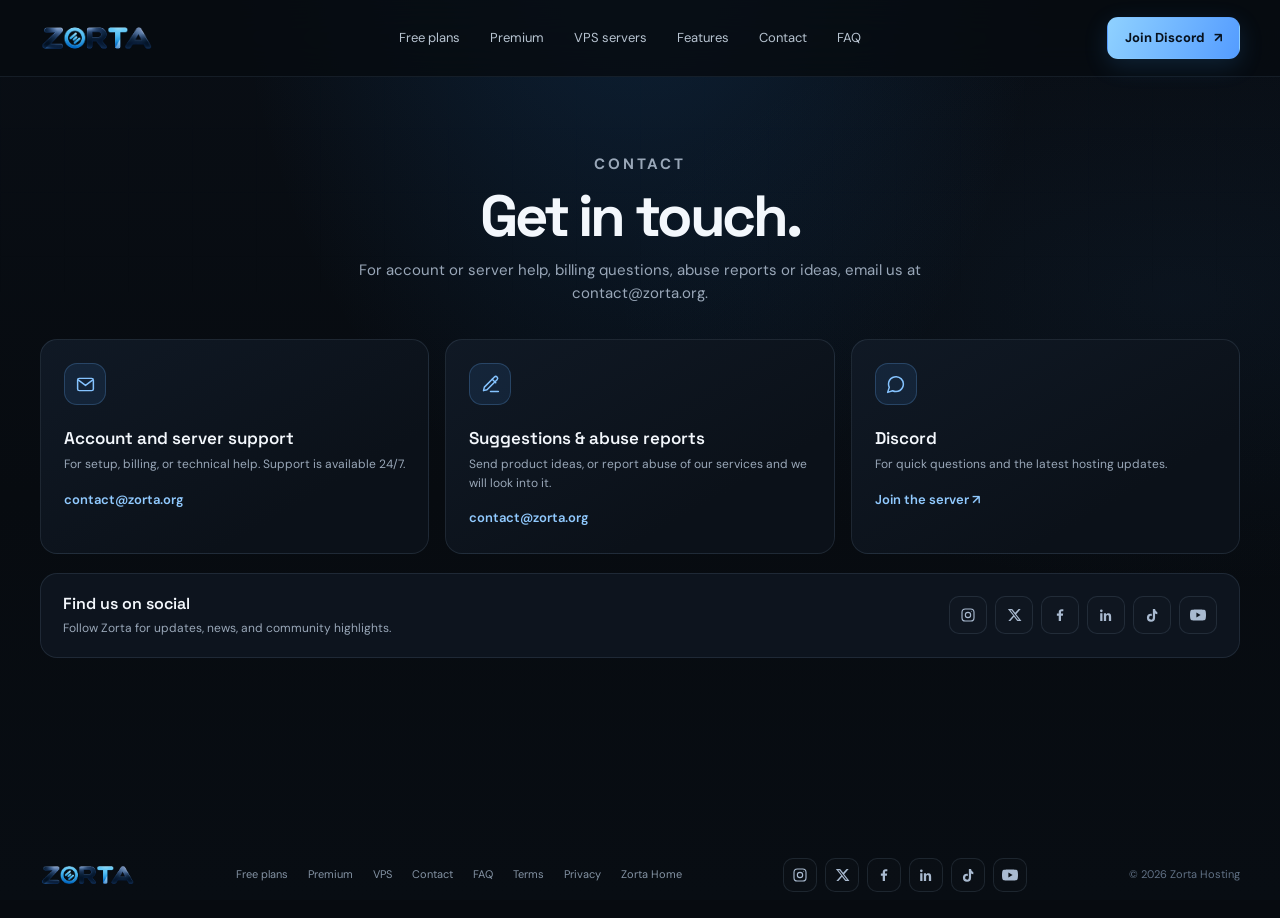
<file: hosting/contact.html>
<!doctype html>
<html lang="en">
<head>
  <meta charset="utf-8">
  <meta name="viewport" content="width=device-width, initial-scale=1">
  <meta name="theme-color" content="#070b10">
  <meta name="description" content="Contact Zorta Hosting by email or Discord, and find our social channels.">
  <title>Contact Zorta Hosting</title>
  <link rel="stylesheet" href="hosting.css">
</head>
<body>
  <header class="site-header">
    <div class="wrap nav">
      <a class="brand" href="../" aria-label="Zorta home"><img class="brand-logo" src="image.png" alt="Zorta"></a>
      <nav class="nav-links" id="nav-links" aria-label="Main navigation">
        <a href="index.html#free">Free plans</a><a href="index.html#premium">Premium</a><a href="index.html#vps">VPS servers</a><a href="index.html#features">Features</a><a href="contact.html" aria-current="page">Contact</a><a href="faq.html">FAQ</a>
      </nav>
      <div class="nav-actions">
        <a class="button button-primary" href="https://discord.gg/XQH9Q5bS7v" target="_blank" rel="noopener noreferrer">Join Discord <span aria-hidden="true">↗</span></a>
        <button class="menu-toggle" type="button" aria-label="Open navigation" aria-expanded="false" aria-controls="nav-links"><svg width="19" height="19" viewBox="0 0 24 24" fill="none"><path d="M4 7h16M4 12h16M4 17h16" stroke="currentColor" stroke-width="1.8" stroke-linecap="round"/></svg></button>
      </div>
    </div>
  </header>
  <main class="contact-page">
    <div class="wrap">
      <div class="page-heading"><p class="section-kicker">Contact</p><h1>Get in touch.</h1><p>For account or server help, billing questions, abuse reports or ideas, email us at contact@zorta.org.</p></div>
      <div class="contact-cards">
        <article class="contact-card"><span class="contact-card-icon"><svg viewBox="0 0 24 24"><rect x="3" y="5" width="18" height="14" rx="2"/><path d="m4 7 8 6 8-6"/></svg></span><h2>Account and server support</h2><p>For setup, billing, or technical help. Support is available 24/7.</p><a href="mailto:contact@zorta.org?subject=Zorta%20Hosting%20support">contact@zorta.org</a></article>
        <article class="contact-card"><span class="contact-card-icon"><svg viewBox="0 0 24 24"><path d="M12 20h9"/><path d="M16.5 3.5a2.1 2.1 0 0 1 3 3L8 18l-4 1 1-4Z"/><path d="m14 6 4 4"/></svg></span><h2>Suggestions &amp; abuse reports</h2><p>Send product ideas, or report abuse of our services and we will look into it.</p><a href="mailto:contact@zorta.org?subject=Zorta%20Hosting%20suggestion">contact@zorta.org</a></article>
        <article class="contact-card"><span class="contact-card-icon"><svg viewBox="0 0 24 24"><path d="M21 11.5a8.4 8.4 0 0 1-.9 3.8 8.5 8.5 0 0 1-7.6 4.7 8.4 8.4 0 0 1-3.8-.9L3 21l1.9-5.7a8.4 8.4 0 0 1-.9-3.8A8.5 8.5 0 0 1 8.7 4a8.4 8.4 0 0 1 3.8-.9h.5a8.5 8.5 0 0 1 8 8v.4Z"/></svg></span><h2>Discord</h2><p>For quick questions and the latest hosting updates.</p><a href="https://discord.gg/XQH9Q5bS7v" target="_blank" rel="noopener noreferrer">Join the server ↗</a></article>
      </div>
      <section class="contact-social" aria-labelledby="social-title"><div><h2 id="social-title">Find us on social</h2><p>Follow Zorta for updates, news, and community highlights.</p></div><div class="social-links" aria-label="Zorta social media"><a href="https://www.instagram.com/zorta_org/" aria-label="Instagram" target="_blank" rel="noopener noreferrer"><svg viewBox="0 0 24 24"><rect x="3" y="3" width="18" height="18" rx="5"/><circle cx="12" cy="12" r="4"/><circle cx="17.5" cy="6.5" r=".7" class="fill-dot"/></svg></a><a href="https://x.com/zortaorg" aria-label="X" target="_blank" rel="noopener noreferrer"><svg viewBox="0 0 24 24"><path d="M18.9 3H22l-6.8 7.8L23.2 21h-6.3L12 14.8 6.6 21H3.5l7.3-8.4L2.8 3h6.5l4.4 5.8L18.9 3Zm-1.1 16h1.7L8.3 4.9H6.5L17.8 19Z" class="filled"/></svg></a><a href="https://www.facebook.com/zortaorg/?_rdr" aria-label="Facebook" target="_blank" rel="noopener noreferrer"><svg viewBox="0 0 24 24"><path d="M13.5 21v-8h2.8l.4-3.2h-3.2v-2c0-.9.3-1.5 1.6-1.5H17V3.4c-.4-.1-1.4-.2-2.6-.2-2.6 0-4.3 1.6-4.3 4.5v2.1H7.3V13h2.8v8h3.4Z" class="filled"/></svg></a><a href="https://www.linkedin.com/company/zorta-org/" aria-label="LinkedIn" target="_blank" rel="noopener noreferrer"><svg viewBox="0 0 24 24"><path d="M5 3.8a2 2 0 1 0 0 4 2 2 0 0 0 0-4ZM3.3 9.5h3.4V21H3.3V9.5Zm5.5 0H12v1.6h.1c.5-.9 1.6-1.9 3.4-1.9 3.6 0 4.2 2.3 4.2 5.3V21h-3.4v-5.8c0-1.4 0-3.1-1.9-3.1s-2.2 1.5-2.2 3V21H8.8V9.5Z" class="filled"/></svg></a><a href="https://www.tiktok.com/@zortaorg" aria-label="TikTok" target="_blank" rel="noopener noreferrer"><svg viewBox="0 0 24 24"><path d="M16.6 3c.3 2.2 1.5 3.8 3.4 4.7v3.2a9.1 9.1 0 0 1-3.4-1.1v6.4a6.1 6.1 0 1 1-6.1-6.1c.4 0 .8 0 1.2.1v3.4a2.8 2.8 0 1 0 1.6 2.6V3h3.3Z" class="filled"/></svg></a><a href="https://youtube.com/@zorta-org" aria-label="YouTube" target="_blank" rel="noopener noreferrer"><svg viewBox="0 0 24 24"><path d="M23.5 6.2a3 3 0 0 0-2.1-2.1C19.5 3.6 12 3.6 12 3.6s-7.5 0-9.4.5A3 3 0 0 0 .5 6.2 31 31 0 0 0 0 12a31 31 0 0 0 .5 5.8 3 3 0 0 0 2.1 2.1c1.9.5 9.4.5 9.4.5s7.5 0 9.4-.5a3 3 0 0 0 2.1-2.1A31 31 0 0 0 24 12a31 31 0 0 0-.5-5.8ZM9.6 15.6V8.4l6.3 3.6-6.3 3.6Z" class="filled"/></svg></a></div></section>
    </div>
  </main>
  <footer class="site-footer"><div class="wrap footer-inner"><a class="footer-brand" href="../" aria-label="Zorta home"><img class="brand-logo footer-logo" src="image.png" alt="Zorta"></a><div class="footer-links"><a href="index.html#free">Free plans</a><a href="index.html#premium">Premium</a><a href="index.html#vps">VPS</a><a href="contact.html">Contact</a><a href="faq.html">FAQ</a><a href="terms.html">Terms</a><a href="privacy.html">Privacy</a><a href="../">Zorta Home</a></div><div class="social-links" aria-label="Zorta social media"><a href="https://www.instagram.com/zorta_org/" aria-label="Instagram" target="_blank" rel="noopener noreferrer"><svg viewBox="0 0 24 24"><rect x="3" y="3" width="18" height="18" rx="5"/><circle cx="12" cy="12" r="4"/><circle cx="17.5" cy="6.5" r=".7" class="fill-dot"/></svg></a><a href="https://x.com/zortaorg" aria-label="X" target="_blank" rel="noopener noreferrer"><svg viewBox="0 0 24 24"><path d="M18.9 3H22l-6.8 7.8L23.2 21h-6.3L12 14.8 6.6 21H3.5l7.3-8.4L2.8 3h6.5l4.4 5.8L18.9 3Zm-1.1 16h1.7L8.3 4.9H6.5L17.8 19Z" class="filled"/></svg></a><a href="https://www.facebook.com/zortaorg/?_rdr" aria-label="Facebook" target="_blank" rel="noopener noreferrer"><svg viewBox="0 0 24 24"><path d="M13.5 21v-8h2.8l.4-3.2h-3.2v-2c0-.9.3-1.5 1.6-1.5H17V3.4c-.4-.1-1.4-.2-2.6-.2-2.6 0-4.3 1.6-4.3 4.5v2.1H7.3V13h2.8v8h3.4Z" class="filled"/></svg></a><a href="https://www.linkedin.com/company/zorta-org/" aria-label="LinkedIn" target="_blank" rel="noopener noreferrer"><svg viewBox="0 0 24 24"><path d="M5 3.8a2 2 0 1 0 0 4 2 2 0 0 0 0-4ZM3.3 9.5h3.4V21H3.3V9.5Zm5.5 0H12v1.6h.1c.5-.9 1.6-1.9 3.4-1.9 3.6 0 4.2 2.3 4.2 5.3V21h-3.4v-5.8c0-1.4 0-3.1-1.9-3.1s-2.2 1.5-2.2 3V21H8.8V9.5Z" class="filled"/></svg></a><a href="https://www.tiktok.com/@zortaorg" aria-label="TikTok" target="_blank" rel="noopener noreferrer"><svg viewBox="0 0 24 24"><path d="M16.6 3c.3 2.2 1.5 3.8 3.4 4.7v3.2a9.1 9.1 0 0 1-3.4-1.1v6.4a6.1 6.1 0 1 1-6.1-6.1c.4 0 .8 0 1.2.1v3.4a2.8 2.8 0 1 0 1.6 2.6V3h3.3Z" class="filled"/></svg></a><a href="https://youtube.com/@zorta-org" aria-label="YouTube" target="_blank" rel="noopener noreferrer"><svg viewBox="0 0 24 24"><path d="M23.5 6.2a3 3 0 0 0-2.1-2.1C19.5 3.6 12 3.6 12 3.6s-7.5 0-9.4.5A3 3 0 0 0 .5 6.2 31 31 0 0 0 0 12a31 31 0 0 0 .5 5.8 3 3 0 0 0 2.1 2.1c1.9.5 9.4.5 9.4.5s7.5 0 9.4-.5a3 3 0 0 0 2.1-2.1A31 31 0 0 0 24 12a31 31 0 0 0-.5-5.8ZM9.6 15.6V8.4l6.3 3.6-6.3 3.6Z" class="filled"/></svg></a></div><span class="foot-note">© <span id="year"></span> Zorta Hosting</span></div></footer>
  <script src="app.js" defer></script>
</body>
</html>
</file>
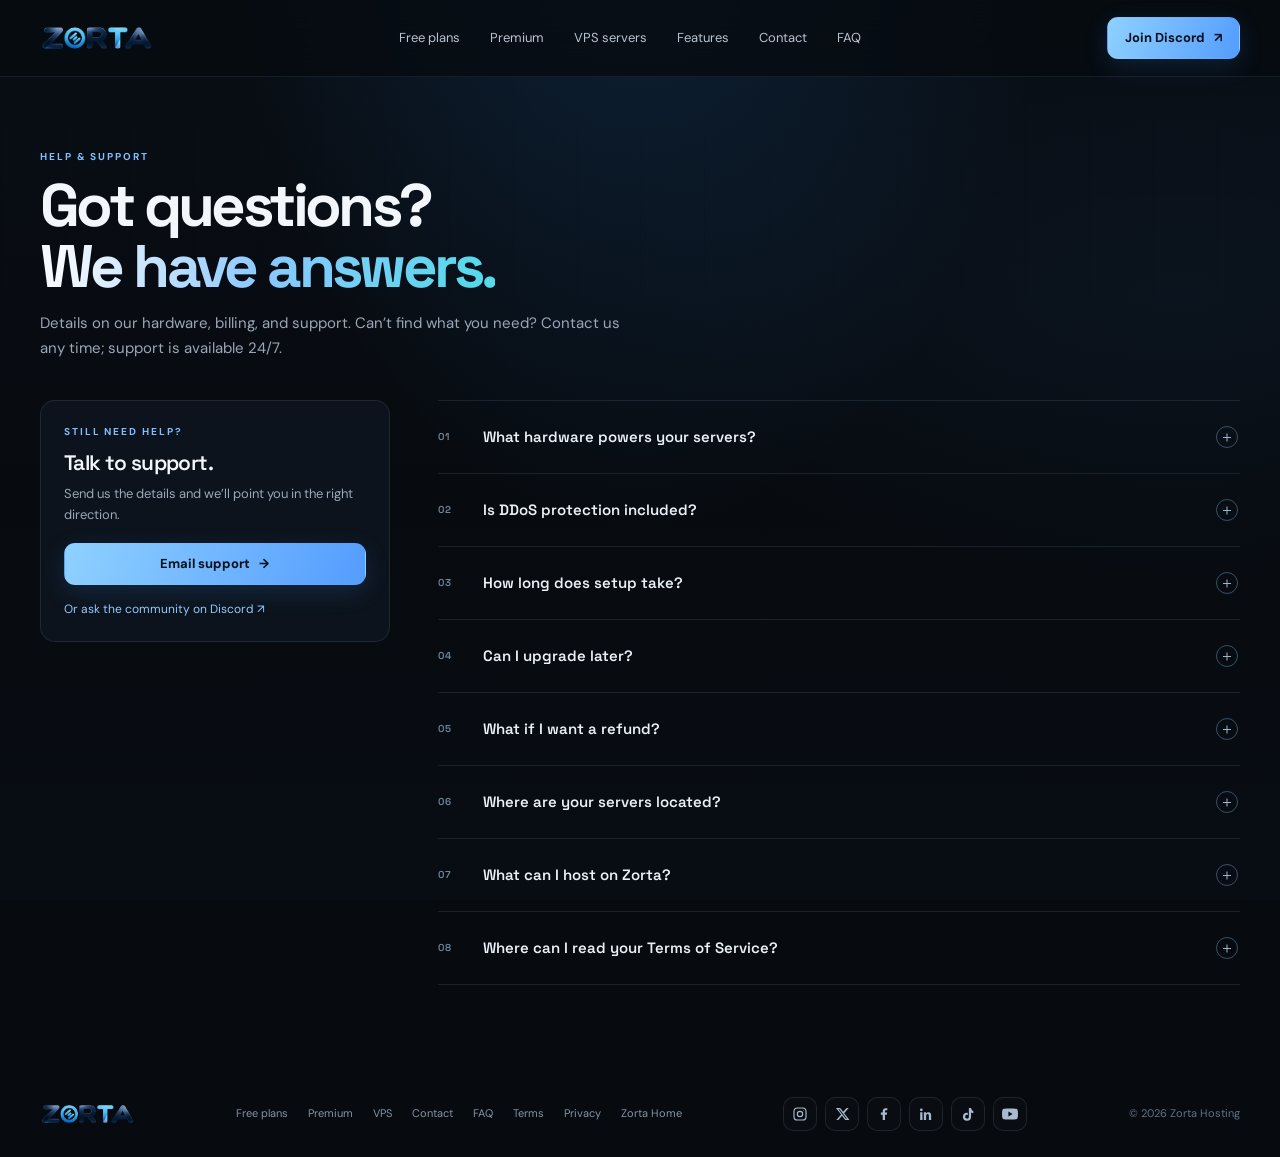
<file: hosting/faq.html>
<!doctype html>
<html lang="en">
<head>
  <meta charset="utf-8">
  <meta name="viewport" content="width=device-width, initial-scale=1">
  <meta name="theme-color" content="#070b10">
  <meta name="description" content="Answers about Zorta Hosting hardware, protection, provisioning, billing, and server locations.">
  <title>FAQ — Zorta Hosting</title>
  <link rel="stylesheet" href="hosting.css">
</head>
<body>
  <header class="site-header">
    <div class="wrap nav">
      <a class="brand" href="../" aria-label="Zorta home"><img class="brand-logo" src="image.png" alt="Zorta"></a>
      <nav class="nav-links" id="nav-links" aria-label="Main navigation">
        <a href="index.html#free">Free plans</a><a href="index.html#premium">Premium</a><a href="index.html#vps">VPS servers</a><a href="index.html#features">Features</a><a href="contact.html">Contact</a><a href="faq.html" aria-current="page">FAQ</a>
      </nav>
      <div class="nav-actions">
        <a class="button button-primary" href="https://discord.gg/XQH9Q5bS7v" target="_blank" rel="noopener noreferrer">Join Discord <span aria-hidden="true">↗</span></a>
        <button class="menu-toggle" type="button" aria-label="Open navigation" aria-expanded="false" aria-controls="nav-links"><svg width="19" height="19" viewBox="0 0 24 24" fill="none"><path d="M4 7h16M4 12h16M4 17h16" stroke="currentColor" stroke-width="1.8" stroke-linecap="round"/></svg></button>
      </div>
    </div>
  </header>
  <main class="contact-page faq-page">
    <div class="wrap">
      <div class="faq-heading"><p class="section-kicker">Help &amp; support</p><h1>Got questions?<br><span class="gradient-text">We have answers.</span></h1><p>Details on our hardware, billing, and support. Can’t find what you need? Contact us any time; support is available 24/7.</p></div>
      <div class="faq-layout">
        <aside class="faq-aside"><p class="section-kicker">Still need help?</p><h2>Talk to support.</h2><p>Send us the details and we’ll point you in the right direction.</p><a class="button button-primary" href="mailto:contact@zorta.org">Email support <span aria-hidden="true">→</span></a><a class="faq-discord" href="https://discord.gg/XQH9Q5bS7v" target="_blank" rel="noopener noreferrer">Or ask the community on Discord ↗</a></aside>
        <section class="faq-list" aria-label="Frequently asked questions">
          <details class="faq-item"><summary><span class="faq-number">01</span><span class="faq-question">What hardware powers your servers?</span><span class="faq-toggle" aria-hidden="true"></span></summary><div class="faq-answer"><p>Our nodes use AMD EPYC and Intel Xeon processors with NVMe SSD storage. We tune them for strong single-core speeds and low latency, which helps game servers, bots, and other demanding workloads stay responsive.</p></div></details>
          <details class="faq-item"><summary><span class="faq-number">02</span><span class="faq-question">Is DDoS protection included?</span><span class="faq-toggle" aria-hidden="true"></span></summary><div class="faq-answer"><p>Yes. Every active service gets always-on, real-time DDoS mitigation at no extra charge. Edge filtering detects and drops malicious traffic before it reaches your server. VPS plans list their protection level; the included baseline applies across active services.</p></div></details>
          <details class="faq-item"><summary><span class="faq-number">03</span><span class="faq-question">How long does setup take?</span><span class="faq-toggle" aria-hidden="true"></span></summary><div class="faq-answer"><p>After payment is verified, automatic setup usually takes 2–5 minutes. Your access credentials and connection details will appear in your client dashboard and arrive by email.</p></div></details>
          <details class="faq-item"><summary><span class="faq-number">04</span><span class="faq-question">Can I upgrade later?</span><span class="faq-toggle" aria-hidden="true"></span></summary><div class="faq-answer"><p>Yes. You can change your RAM, CPU, and NVMe storage from the billing dashboard at any time. Upgrades apply right away without moving your data or planned downtime.</p></div></details>
          <details class="faq-item"><summary><span class="faq-number">05</span><span class="faq-question">What if I want a refund?</span><span class="faq-toggle" aria-hidden="true"></span></summary><div class="faq-answer"><p>If the service isn’t right for you, open a billing ticket from your client area. Zorta offers an unconditional refund, processed within 24 hours.</p></div></details>
          <details class="faq-item"><summary><span class="faq-number">06</span><span class="faq-question">Where are your servers located?</span><span class="faq-toggle" aria-hidden="true"></span></summary><div class="faq-answer"><p>We currently have server locations in India and the United States. Choose a region during deployment to keep latency low for you and your players.</p></div></details>
          <details class="faq-item"><summary><span class="faq-number">07</span><span class="faq-question">What can I host on Zorta?</span><span class="faq-toggle" aria-hidden="true"></span></summary><div class="faq-answer"><p>Almost anything that is legal and runs on a server: Minecraft servers, Discord bots, websites, APIs, game servers and more. VPS plans give you root access to install what you need. See the <a href="terms.html#acceptable-use">acceptable use rules</a> for what is not allowed.</p></div></details>
          <details class="faq-item"><summary><span class="faq-number">08</span><span class="faq-question">Where can I read your Terms of Service?</span><span class="faq-toggle" aria-hidden="true"></span></summary><div class="faq-answer"><p>Our <a href="terms.html">Terms of Service</a> and <a href="privacy.html">Privacy Policy</a> are written in plain English. They cover acceptable use, billing, refunds, suspensions and data handling.</p></div></details>
        </section>
      </div>
    </div>
  </main>
  <footer class="site-footer"><div class="wrap footer-inner"><a class="footer-brand" href="../" aria-label="Zorta home"><img class="brand-logo footer-logo" src="image.png" alt="Zorta"></a><div class="footer-links"><a href="index.html#free">Free plans</a><a href="index.html#premium">Premium</a><a href="index.html#vps">VPS</a><a href="contact.html">Contact</a><a href="faq.html">FAQ</a><a href="terms.html">Terms</a><a href="privacy.html">Privacy</a><a href="../">Zorta Home</a></div><div class="social-links" aria-label="Zorta social media"><a href="https://www.instagram.com/zorta_org/" aria-label="Instagram" target="_blank" rel="noopener noreferrer"><svg viewBox="0 0 24 24"><rect x="3" y="3" width="18" height="18" rx="5"/><circle cx="12" cy="12" r="4"/><circle cx="17.5" cy="6.5" r=".7" class="fill-dot"/></svg></a><a href="https://x.com/zortaorg" aria-label="X" target="_blank" rel="noopener noreferrer"><svg viewBox="0 0 24 24"><path d="M18.9 3H22l-6.8 7.8L23.2 21h-6.3L12 14.8 6.6 21H3.5l7.3-8.4L2.8 3h6.5l4.4 5.8L18.9 3Zm-1.1 16h1.7L8.3 4.9H6.5L17.8 19Z" class="filled"/></svg></a><a href="https://www.facebook.com/zortaorg/?_rdr" aria-label="Facebook" target="_blank" rel="noopener noreferrer"><svg viewBox="0 0 24 24"><path d="M13.5 21v-8h2.8l.4-3.2h-3.2v-2c0-.9.3-1.5 1.6-1.5H17V3.4c-.4-.1-1.4-.2-2.6-.2-2.6 0-4.3 1.6-4.3 4.5v2.1H7.3V13h2.8v8h3.4Z" class="filled"/></svg></a><a href="https://www.linkedin.com/company/zorta-org/" aria-label="LinkedIn" target="_blank" rel="noopener noreferrer"><svg viewBox="0 0 24 24"><path d="M5 3.8a2 2 0 1 0 0 4 2 2 0 0 0 0-4ZM3.3 9.5h3.4V21H3.3V9.5Zm5.5 0H12v1.6h.1c.5-.9 1.6-1.9 3.4-1.9 3.6 0 4.2 2.3 4.2 5.3V21h-3.4v-5.8c0-1.4 0-3.1-1.9-3.1s-2.2 1.5-2.2 3V21H8.8V9.5Z" class="filled"/></svg></a><a href="https://www.tiktok.com/@zortaorg" aria-label="TikTok" target="_blank" rel="noopener noreferrer"><svg viewBox="0 0 24 24"><path d="M16.6 3c.3 2.2 1.5 3.8 3.4 4.7v3.2a9.1 9.1 0 0 1-3.4-1.1v6.4a6.1 6.1 0 1 1-6.1-6.1c.4 0 .8 0 1.2.1v3.4a2.8 2.8 0 1 0 1.6 2.6V3h3.3Z" class="filled"/></svg></a><a href="https://youtube.com/@zorta-org" aria-label="YouTube" target="_blank" rel="noopener noreferrer"><svg viewBox="0 0 24 24"><path d="M23.5 6.2a3 3 0 0 0-2.1-2.1C19.5 3.6 12 3.6 12 3.6s-7.5 0-9.4.5A3 3 0 0 0 .5 6.2 31 31 0 0 0 0 12a31 31 0 0 0 .5 5.8 3 3 0 0 0 2.1 2.1c1.9.5 9.4.5 9.4.5s7.5 0 9.4-.5a3 3 0 0 0 2.1-2.1A31 31 0 0 0 24 12a31 31 0 0 0-.5-5.8ZM9.6 15.6V8.4l6.3 3.6-6.3 3.6Z" class="filled"/></svg></a></div><span class="foot-note">© <span id="year"></span> Zorta Hosting</span></div></footer>
  <script src="app.js" defer></script>
</body>
</html>
</file>
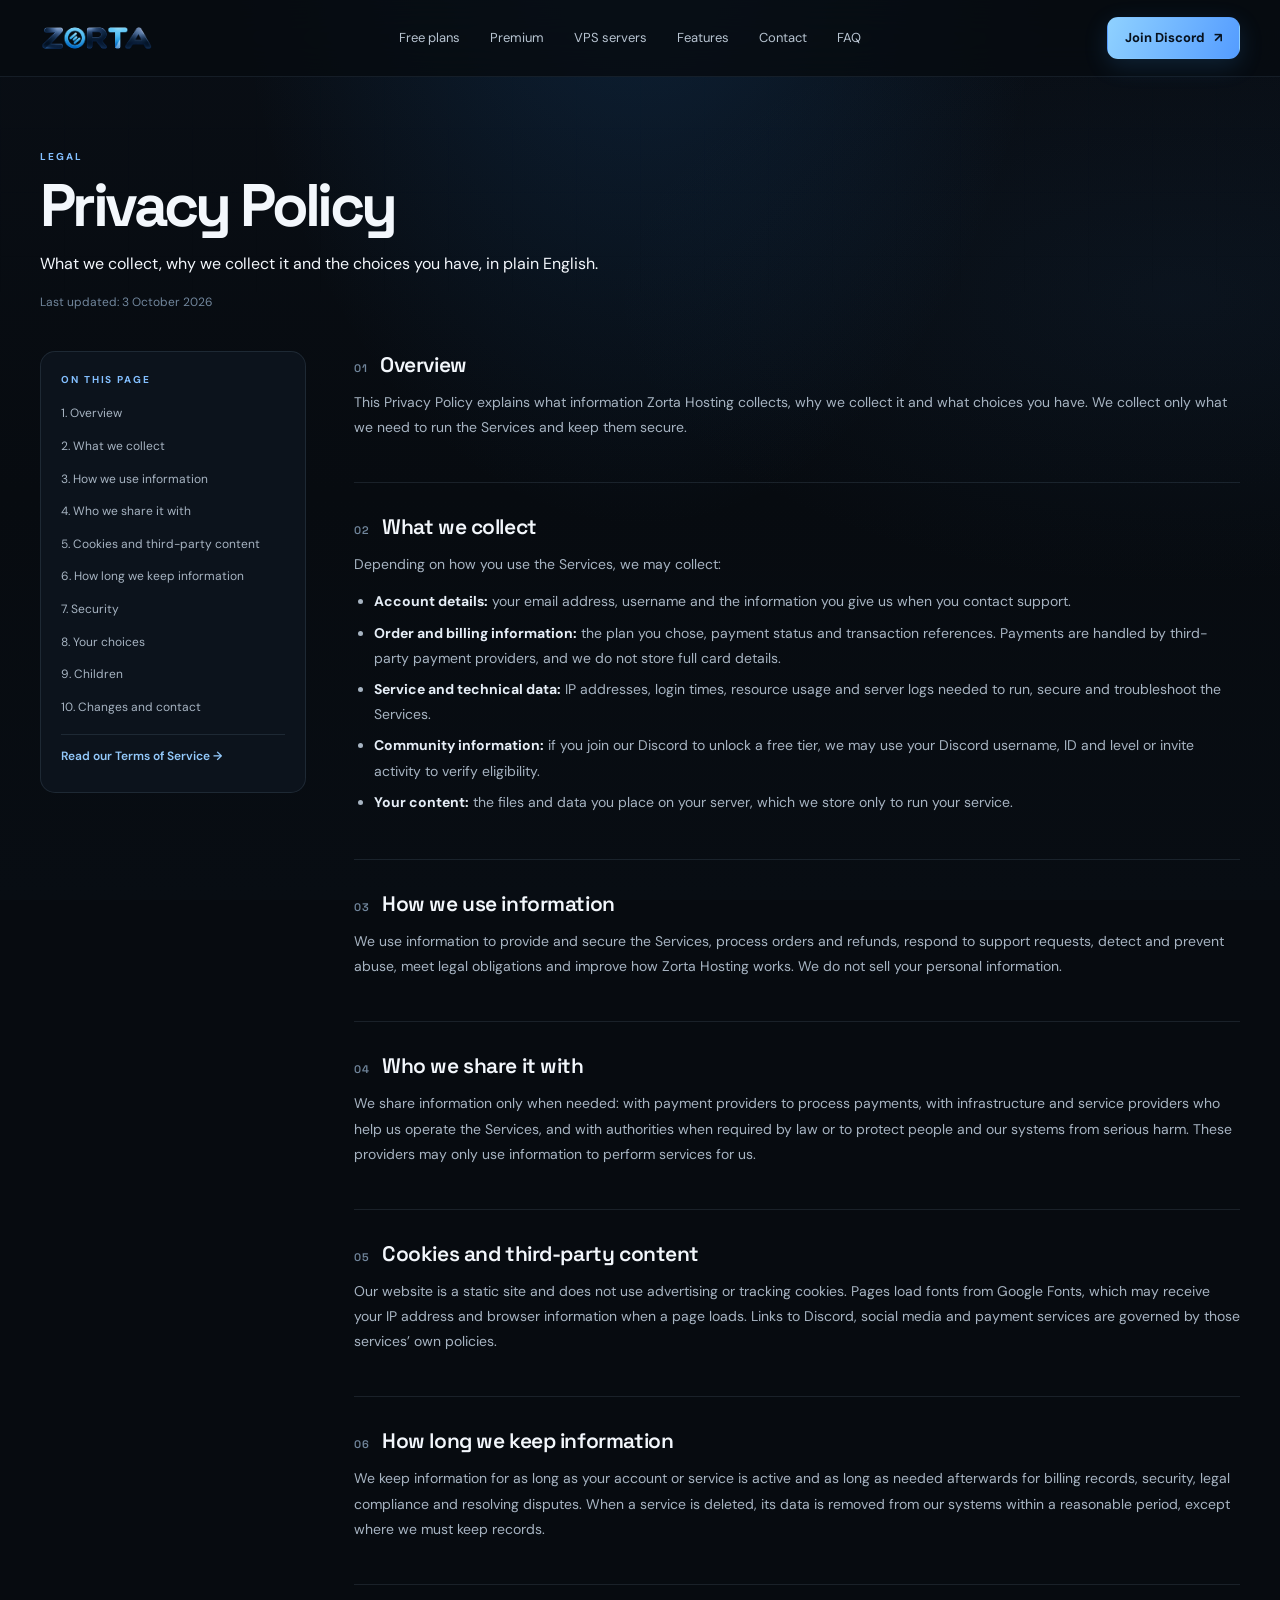
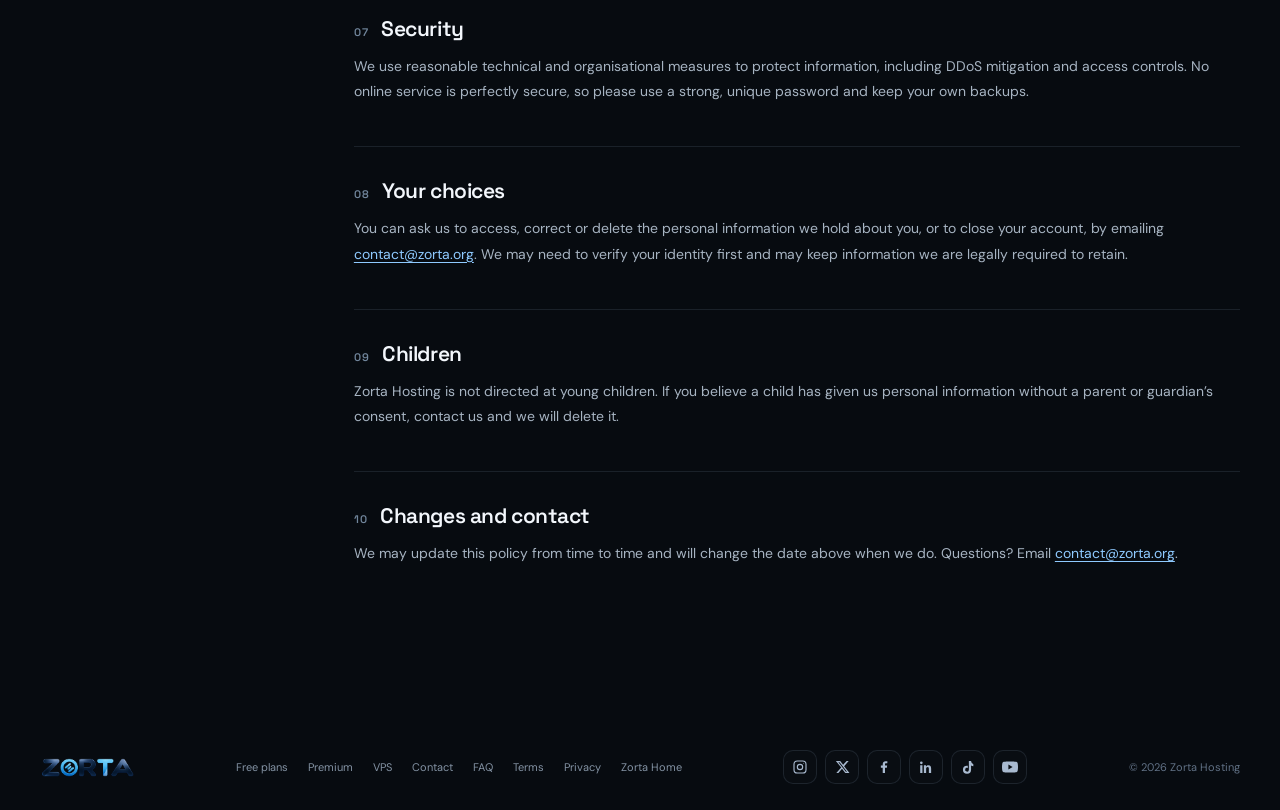
<file: hosting/privacy.html>
<!doctype html>
<html lang="en">
<head>
  <meta charset="utf-8">
  <meta name="viewport" content="width=device-width, initial-scale=1">
  <meta name="theme-color" content="#070b10">
  <meta name="description" content="How Zorta Hosting collects, uses and protects your information.">
  <title>Privacy Policy — Zorta Hosting</title>
  <link rel="stylesheet" href="hosting.css">
</head>
<body>
  <header class="site-header">
    <div class="wrap nav">
      <a class="brand" href="../" aria-label="Zorta home"><img class="brand-logo" src="image.png" alt="Zorta"></a>
      <nav class="nav-links" id="nav-links" aria-label="Main navigation">
        <a href="index.html#free">Free plans</a><a href="index.html#premium">Premium</a><a href="index.html#vps">VPS servers</a><a href="index.html#features">Features</a><a href="contact.html">Contact</a><a href="faq.html">FAQ</a>
      </nav>
      <div class="nav-actions">
        <a class="button button-primary" href="https://discord.gg/XQH9Q5bS7v" target="_blank" rel="noopener noreferrer">Join Discord <span aria-hidden="true">↗</span></a>
        <button class="menu-toggle" type="button" aria-label="Open navigation" aria-expanded="false" aria-controls="nav-links"><svg width="19" height="19" viewBox="0 0 24 24" fill="none"><path d="M4 7h16M4 12h16M4 17h16" stroke="currentColor" stroke-width="1.8" stroke-linecap="round"/></svg></button>
      </div>
    </div>
  </header>
  <main class="contact-page legal-page">
    <div class="wrap">
      <div class="faq-heading"><p class="section-kicker">Legal</p><h1>Privacy Policy</h1><p>What we collect, why we collect it and the choices you have, in plain English.</p><p class="legal-meta">Last updated: 3 October 2026</p></div>
      <div class="legal-layout">
        <aside class="legal-toc" aria-label="On this page"><p class="section-kicker">On this page</p><a href="#overview">1. Overview</a><a href="#collect">2. What we collect</a><a href="#use">3. How we use information</a><a href="#sharing">4. Who we share it with</a><a href="#cookies">5. Cookies and third-party content</a><a href="#retention">6. How long we keep information</a><a href="#security">7. Security</a><a href="#rights">8. Your choices</a><a href="#children">9. Children</a><a href="#policy-changes">10. Changes and contact</a><a class="legal-other" href="terms.html">Read our Terms of Service →</a></aside>
        <div class="legal-body"><section class="legal-section" id="overview"><h2><span>01</span>Overview</h2><p>This Privacy Policy explains what information Zorta Hosting collects, why we collect it and what choices you have. We collect only what we need to run the Services and keep them secure.</p></section><section class="legal-section" id="collect"><h2><span>02</span>What we collect</h2><p>Depending on how you use the Services, we may collect:</p><ul><li><b>Account details:</b> your email address, username and the information you give us when you contact support.</li><li><b>Order and billing information:</b> the plan you chose, payment status and transaction references. Payments are handled by third-party payment providers, and we do not store full card details.</li><li><b>Service and technical data:</b> IP addresses, login times, resource usage and server logs needed to run, secure and troubleshoot the Services.</li><li><b>Community information:</b> if you join our Discord to unlock a free tier, we may use your Discord username, ID and level or invite activity to verify eligibility.</li><li><b>Your content:</b> the files and data you place on your server, which we store only to run your service.</li></ul></section><section class="legal-section" id="use"><h2><span>03</span>How we use information</h2><p>We use information to provide and secure the Services, process orders and refunds, respond to support requests, detect and prevent abuse, meet legal obligations and improve how Zorta Hosting works. We do not sell your personal information.</p></section><section class="legal-section" id="sharing"><h2><span>04</span>Who we share it with</h2><p>We share information only when needed: with payment providers to process payments, with infrastructure and service providers who help us operate the Services, and with authorities when required by law or to protect people and our systems from serious harm. These providers may only use information to perform services for us.</p></section><section class="legal-section" id="cookies"><h2><span>05</span>Cookies and third-party content</h2><p>Our website is a static site and does not use advertising or tracking cookies. Pages load fonts from Google Fonts, which may receive your IP address and browser information when a page loads. Links to Discord, social media and payment services are governed by those services&rsquo; own policies.</p></section><section class="legal-section" id="retention"><h2><span>06</span>How long we keep information</h2><p>We keep information for as long as your account or service is active and as long as needed afterwards for billing records, security, legal compliance and resolving disputes. When a service is deleted, its data is removed from our systems within a reasonable period, except where we must keep records.</p></section><section class="legal-section" id="security"><h2><span>07</span>Security</h2><p>We use reasonable technical and organisational measures to protect information, including DDoS mitigation and access controls. No online service is perfectly secure, so please use a strong, unique password and keep your own backups.</p></section><section class="legal-section" id="rights"><h2><span>08</span>Your choices</h2><p>You can ask us to access, correct or delete the personal information we hold about you, or to close your account, by emailing <a href="mailto:contact@zorta.org">contact@zorta.org</a>. We may need to verify your identity first and may keep information we are legally required to retain.</p></section><section class="legal-section" id="children"><h2><span>09</span>Children</h2><p>Zorta Hosting is not directed at young children. If you believe a child has given us personal information without a parent or guardian&rsquo;s consent, contact us and we will delete it.</p></section><section class="legal-section" id="policy-changes"><h2><span>10</span>Changes and contact</h2><p>We may update this policy from time to time and will change the date above when we do. Questions? Email <a href="mailto:contact@zorta.org">contact@zorta.org</a>.</p></section></div>
      </div>
    </div>
  </main>
  <footer class="site-footer"><div class="wrap footer-inner"><a class="footer-brand" href="../" aria-label="Zorta home"><img class="brand-logo footer-logo" src="image.png" alt="Zorta"></a><div class="footer-links"><a href="index.html#free">Free plans</a><a href="index.html#premium">Premium</a><a href="index.html#vps">VPS</a><a href="contact.html">Contact</a><a href="faq.html">FAQ</a><a href="terms.html">Terms</a><a href="privacy.html">Privacy</a><a href="../">Zorta Home</a></div><div class="social-links" aria-label="Zorta social media"><a href="https://www.instagram.com/zorta_org/" aria-label="Instagram" target="_blank" rel="noopener noreferrer"><svg viewBox="0 0 24 24"><rect x="3" y="3" width="18" height="18" rx="5"/><circle cx="12" cy="12" r="4"/><circle cx="17.5" cy="6.5" r=".7" class="fill-dot"/></svg></a><a href="https://x.com/zortaorg" aria-label="X" target="_blank" rel="noopener noreferrer"><svg viewBox="0 0 24 24"><path d="M18.9 3H22l-6.8 7.8L23.2 21h-6.3L12 14.8 6.6 21H3.5l7.3-8.4L2.8 3h6.5l4.4 5.8L18.9 3Zm-1.1 16h1.7L8.3 4.9H6.5L17.8 19Z" class="filled"/></svg></a><a href="https://www.facebook.com/zortaorg/?_rdr" aria-label="Facebook" target="_blank" rel="noopener noreferrer"><svg viewBox="0 0 24 24"><path d="M13.5 21v-8h2.8l.4-3.2h-3.2v-2c0-.9.3-1.5 1.6-1.5H17V3.4c-.4-.1-1.4-.2-2.6-.2-2.6 0-4.3 1.6-4.3 4.5v2.1H7.3V13h2.8v8h3.4Z" class="filled"/></svg></a><a href="https://www.linkedin.com/company/zorta-org/" aria-label="LinkedIn" target="_blank" rel="noopener noreferrer"><svg viewBox="0 0 24 24"><path d="M5 3.8a2 2 0 1 0 0 4 2 2 0 0 0 0-4ZM3.3 9.5h3.4V21H3.3V9.5Zm5.5 0H12v1.6h.1c.5-.9 1.6-1.9 3.4-1.9 3.6 0 4.2 2.3 4.2 5.3V21h-3.4v-5.8c0-1.4 0-3.1-1.9-3.1s-2.2 1.5-2.2 3V21H8.8V9.5Z" class="filled"/></svg></a><a href="https://www.tiktok.com/@zortaorg" aria-label="TikTok" target="_blank" rel="noopener noreferrer"><svg viewBox="0 0 24 24"><path d="M16.6 3c.3 2.2 1.5 3.8 3.4 4.7v3.2a9.1 9.1 0 0 1-3.4-1.1v6.4a6.1 6.1 0 1 1-6.1-6.1c.4 0 .8 0 1.2.1v3.4a2.8 2.8 0 1 0 1.6 2.6V3h3.3Z" class="filled"/></svg></a><a href="https://youtube.com/@zorta-org" aria-label="YouTube" target="_blank" rel="noopener noreferrer"><svg viewBox="0 0 24 24"><path d="M23.5 6.2a3 3 0 0 0-2.1-2.1C19.5 3.6 12 3.6 12 3.6s-7.5 0-9.4.5A3 3 0 0 0 .5 6.2 31 31 0 0 0 0 12a31 31 0 0 0 .5 5.8 3 3 0 0 0 2.1 2.1c1.9.5 9.4.5 9.4.5s7.5 0 9.4-.5a3 3 0 0 0 2.1-2.1A31 31 0 0 0 24 12a31 31 0 0 0-.5-5.8ZM9.6 15.6V8.4l6.3 3.6-6.3 3.6Z" class="filled"/></svg></a></div><span class="foot-note">© <span id="year"></span> Zorta Hosting</span></div></footer>
  <script src="app.js" defer></script>
</body>
</html>
</file>
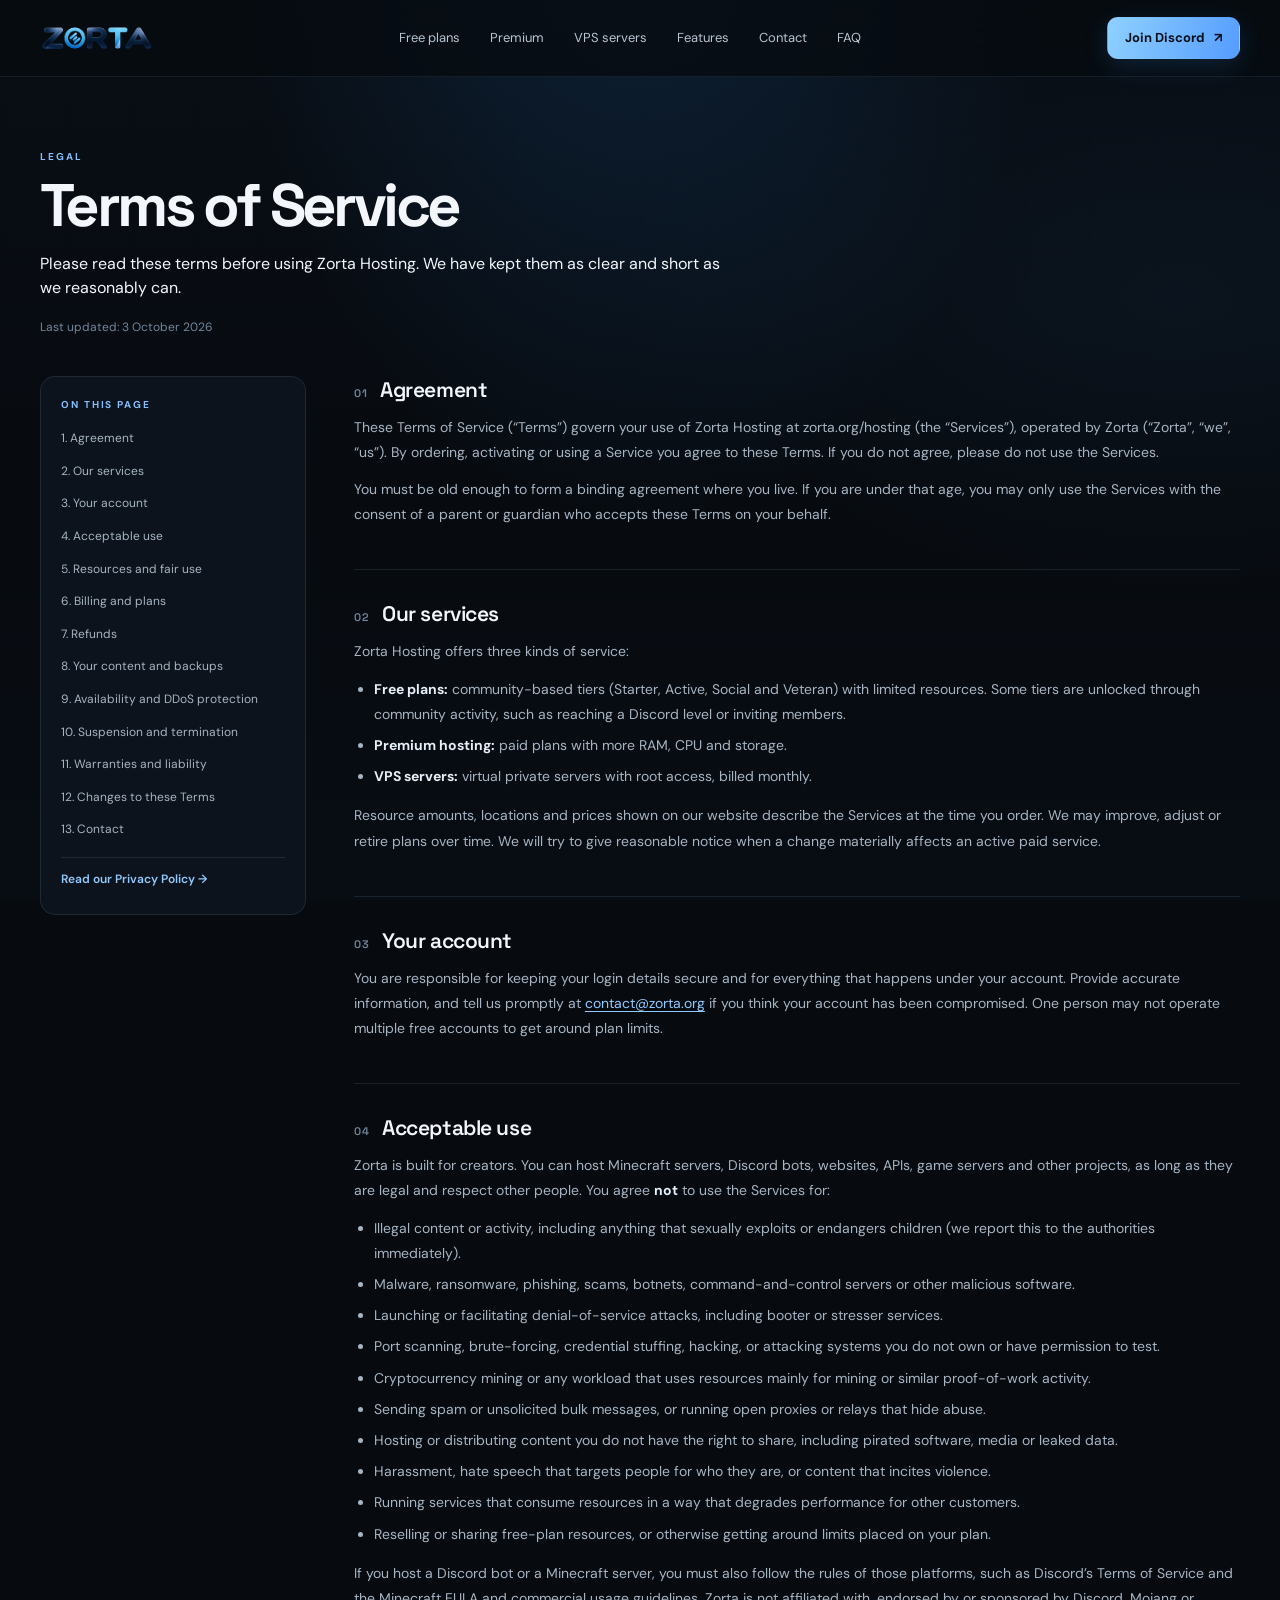
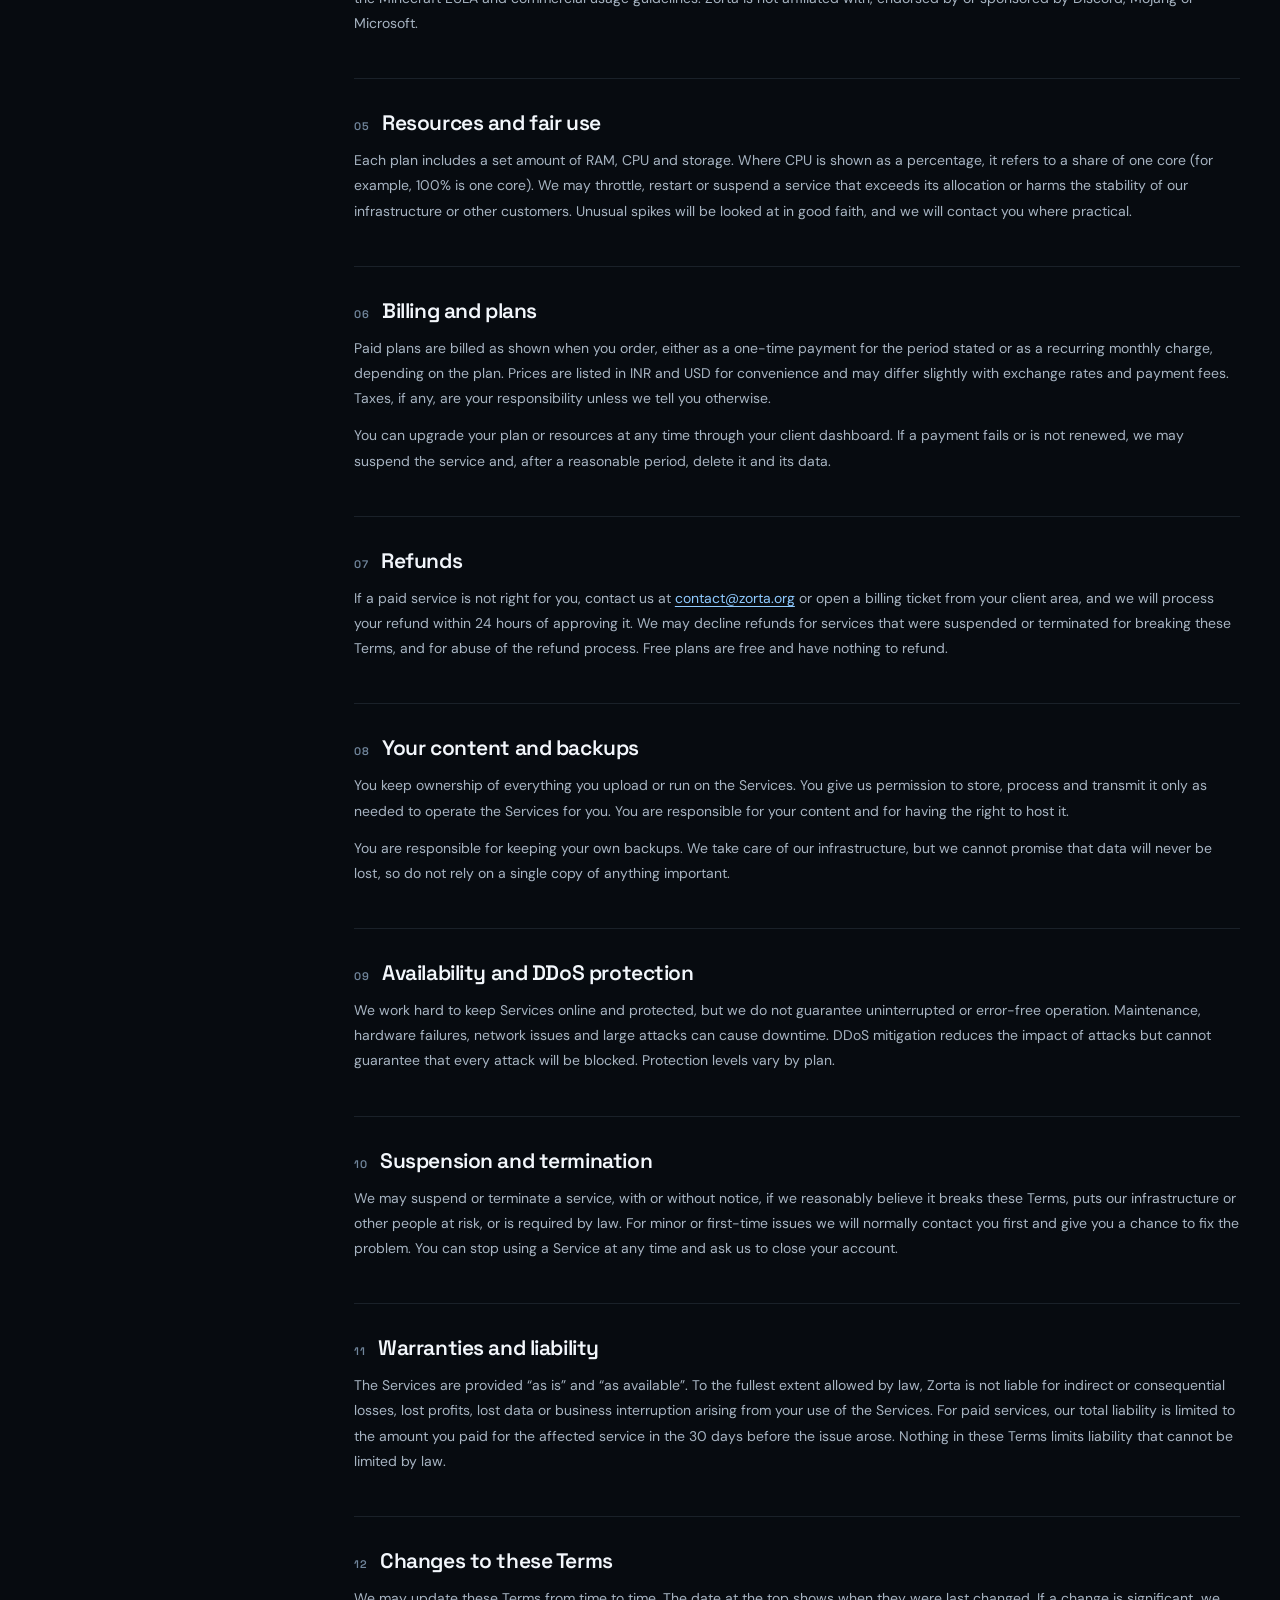
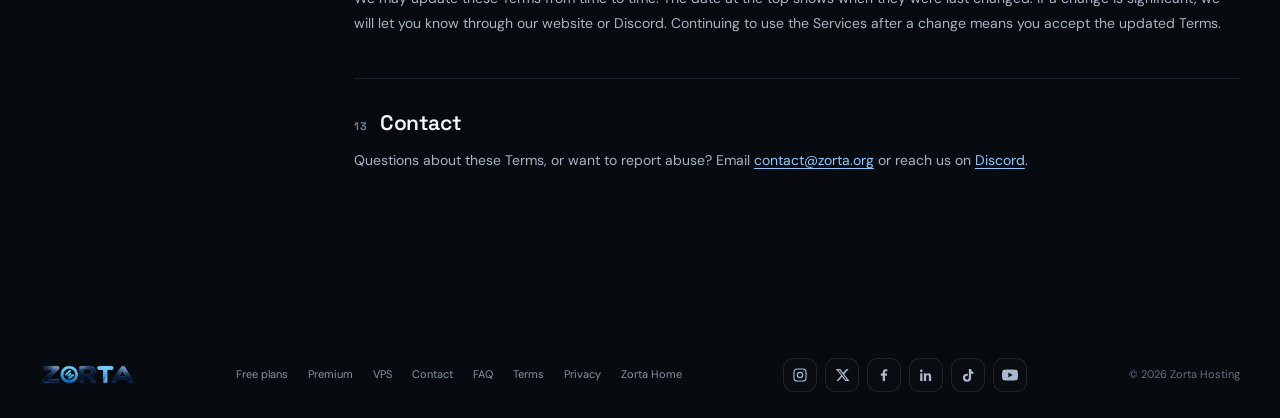
<file: hosting/terms.html>
<!doctype html>
<html lang="en">
<head>
  <meta charset="utf-8">
  <meta name="viewport" content="width=device-width, initial-scale=1">
  <meta name="theme-color" content="#070b10">
  <meta name="description" content="The rules for using Zorta Hosting: what you can host, how billing and refunds work, and what we expect from everyone.">
  <title>Terms of Service — Zorta Hosting</title>
  <link rel="stylesheet" href="hosting.css">
</head>
<body>
  <header class="site-header">
    <div class="wrap nav">
      <a class="brand" href="../" aria-label="Zorta home"><img class="brand-logo" src="image.png" alt="Zorta"></a>
      <nav class="nav-links" id="nav-links" aria-label="Main navigation">
        <a href="index.html#free">Free plans</a><a href="index.html#premium">Premium</a><a href="index.html#vps">VPS servers</a><a href="index.html#features">Features</a><a href="contact.html">Contact</a><a href="faq.html">FAQ</a>
      </nav>
      <div class="nav-actions">
        <a class="button button-primary" href="https://discord.gg/XQH9Q5bS7v" target="_blank" rel="noopener noreferrer">Join Discord <span aria-hidden="true">↗</span></a>
        <button class="menu-toggle" type="button" aria-label="Open navigation" aria-expanded="false" aria-controls="nav-links"><svg width="19" height="19" viewBox="0 0 24 24" fill="none"><path d="M4 7h16M4 12h16M4 17h16" stroke="currentColor" stroke-width="1.8" stroke-linecap="round"/></svg></button>
      </div>
    </div>
  </header>
  <main class="contact-page legal-page">
    <div class="wrap">
      <div class="faq-heading"><p class="section-kicker">Legal</p><h1>Terms of Service</h1><p>Please read these terms before using Zorta Hosting. We have kept them as clear and short as we reasonably can.</p><p class="legal-meta">Last updated: 3 October 2026</p></div>
      <div class="legal-layout">
        <aside class="legal-toc" aria-label="On this page"><p class="section-kicker">On this page</p><a href="#agreement">1. Agreement</a><a href="#services">2. Our services</a><a href="#accounts">3. Your account</a><a href="#acceptable-use">4. Acceptable use</a><a href="#resources">5. Resources and fair use</a><a href="#billing">6. Billing and plans</a><a href="#refunds">7. Refunds</a><a href="#your-content">8. Your content and backups</a><a href="#availability">9. Availability and DDoS protection</a><a href="#suspension">10. Suspension and termination</a><a href="#liability">11. Warranties and liability</a><a href="#changes">12. Changes to these Terms</a><a href="#contact">13. Contact</a><a class="legal-other" href="privacy.html">Read our Privacy Policy →</a></aside>
        <div class="legal-body"><section class="legal-section" id="agreement"><h2><span>01</span>Agreement</h2><p>These Terms of Service (&ldquo;Terms&rdquo;) govern your use of Zorta Hosting at zorta.org/hosting (the &ldquo;Services&rdquo;), operated by Zorta (&ldquo;Zorta&rdquo;, &ldquo;we&rdquo;, &ldquo;us&rdquo;). By ordering, activating or using a Service you agree to these Terms. If you do not agree, please do not use the Services.</p><p>You must be old enough to form a binding agreement where you live. If you are under that age, you may only use the Services with the consent of a parent or guardian who accepts these Terms on your behalf.</p></section><section class="legal-section" id="services"><h2><span>02</span>Our services</h2><p>Zorta Hosting offers three kinds of service:</p><ul><li><b>Free plans:</b> community-based tiers (Starter, Active, Social and Veteran) with limited resources. Some tiers are unlocked through community activity, such as reaching a Discord level or inviting members.</li><li><b>Premium hosting:</b> paid plans with more RAM, CPU and storage.</li><li><b>VPS servers:</b> virtual private servers with root access, billed monthly.</li></ul><p>Resource amounts, locations and prices shown on our website describe the Services at the time you order. We may improve, adjust or retire plans over time. We will try to give reasonable notice when a change materially affects an active paid service.</p></section><section class="legal-section" id="accounts"><h2><span>03</span>Your account</h2><p>You are responsible for keeping your login details secure and for everything that happens under your account. Provide accurate information, and tell us promptly at <a href="mailto:contact@zorta.org">contact@zorta.org</a> if you think your account has been compromised. One person may not operate multiple free accounts to get around plan limits.</p></section><section class="legal-section" id="acceptable-use"><h2><span>04</span>Acceptable use</h2><p>Zorta is built for creators. You can host Minecraft servers, Discord bots, websites, APIs, game servers and other projects, as long as they are legal and respect other people. You agree <b>not</b> to use the Services for:</p><ul><li>Illegal content or activity, including anything that sexually exploits or endangers children (we report this to the authorities immediately).</li><li>Malware, ransomware, phishing, scams, botnets, command-and-control servers or other malicious software.</li><li>Launching or facilitating denial-of-service attacks, including booter or stresser services.</li><li>Port scanning, brute-forcing, credential stuffing, hacking, or attacking systems you do not own or have permission to test.</li><li>Cryptocurrency mining or any workload that uses resources mainly for mining or similar proof-of-work activity.</li><li>Sending spam or unsolicited bulk messages, or running open proxies or relays that hide abuse.</li><li>Hosting or distributing content you do not have the right to share, including pirated software, media or leaked data.</li><li>Harassment, hate speech that targets people for who they are, or content that incites violence.</li><li>Running services that consume resources in a way that degrades performance for other customers.</li><li>Reselling or sharing free-plan resources, or otherwise getting around limits placed on your plan.</li></ul><p>If you host a Discord bot or a Minecraft server, you must also follow the rules of those platforms, such as Discord&rsquo;s Terms of Service and the Minecraft EULA and commercial usage guidelines. Zorta is not affiliated with, endorsed by or sponsored by Discord, Mojang or Microsoft.</p></section><section class="legal-section" id="resources"><h2><span>05</span>Resources and fair use</h2><p>Each plan includes a set amount of RAM, CPU and storage. Where CPU is shown as a percentage, it refers to a share of one core (for example, 100% is one core). We may throttle, restart or suspend a service that exceeds its allocation or harms the stability of our infrastructure or other customers. Unusual spikes will be looked at in good faith, and we will contact you where practical.</p></section><section class="legal-section" id="billing"><h2><span>06</span>Billing and plans</h2><p>Paid plans are billed as shown when you order, either as a one-time payment for the period stated or as a recurring monthly charge, depending on the plan. Prices are listed in INR and USD for convenience and may differ slightly with exchange rates and payment fees. Taxes, if any, are your responsibility unless we tell you otherwise.</p><p>You can upgrade your plan or resources at any time through your client dashboard. If a payment fails or is not renewed, we may suspend the service and, after a reasonable period, delete it and its data.</p></section><section class="legal-section" id="refunds"><h2><span>07</span>Refunds</h2><p>If a paid service is not right for you, contact us at <a href="mailto:contact@zorta.org">contact@zorta.org</a> or open a billing ticket from your client area, and we will process your refund within 24 hours of approving it. We may decline refunds for services that were suspended or terminated for breaking these Terms, and for abuse of the refund process. Free plans are free and have nothing to refund.</p></section><section class="legal-section" id="your-content"><h2><span>08</span>Your content and backups</h2><p>You keep ownership of everything you upload or run on the Services. You give us permission to store, process and transmit it only as needed to operate the Services for you. You are responsible for your content and for having the right to host it.</p><p>You are responsible for keeping your own backups. We take care of our infrastructure, but we cannot promise that data will never be lost, so do not rely on a single copy of anything important.</p></section><section class="legal-section" id="availability"><h2><span>09</span>Availability and DDoS protection</h2><p>We work hard to keep Services online and protected, but we do not guarantee uninterrupted or error-free operation. Maintenance, hardware failures, network issues and large attacks can cause downtime. DDoS mitigation reduces the impact of attacks but cannot guarantee that every attack will be blocked. Protection levels vary by plan.</p></section><section class="legal-section" id="suspension"><h2><span>10</span>Suspension and termination</h2><p>We may suspend or terminate a service, with or without notice, if we reasonably believe it breaks these Terms, puts our infrastructure or other people at risk, or is required by law. For minor or first-time issues we will normally contact you first and give you a chance to fix the problem. You can stop using a Service at any time and ask us to close your account.</p></section><section class="legal-section" id="liability"><h2><span>11</span>Warranties and liability</h2><p>The Services are provided &ldquo;as is&rdquo; and &ldquo;as available&rdquo;. To the fullest extent allowed by law, Zorta is not liable for indirect or consequential losses, lost profits, lost data or business interruption arising from your use of the Services. For paid services, our total liability is limited to the amount you paid for the affected service in the 30 days before the issue arose. Nothing in these Terms limits liability that cannot be limited by law.</p></section><section class="legal-section" id="changes"><h2><span>12</span>Changes to these Terms</h2><p>We may update these Terms from time to time. The date at the top shows when they were last changed. If a change is significant, we will let you know through our website or Discord. Continuing to use the Services after a change means you accept the updated Terms.</p></section><section class="legal-section" id="contact"><h2><span>13</span>Contact</h2><p>Questions about these Terms, or want to report abuse? Email <a href="mailto:contact@zorta.org">contact@zorta.org</a> or reach us on <a href="https://discord.gg/XQH9Q5bS7v" target="_blank" rel="noopener noreferrer">Discord</a>.</p></section></div>
      </div>
    </div>
  </main>
  <footer class="site-footer"><div class="wrap footer-inner"><a class="footer-brand" href="../" aria-label="Zorta home"><img class="brand-logo footer-logo" src="image.png" alt="Zorta"></a><div class="footer-links"><a href="index.html#free">Free plans</a><a href="index.html#premium">Premium</a><a href="index.html#vps">VPS</a><a href="contact.html">Contact</a><a href="faq.html">FAQ</a><a href="terms.html">Terms</a><a href="privacy.html">Privacy</a><a href="../">Zorta Home</a></div><div class="social-links" aria-label="Zorta social media"><a href="https://www.instagram.com/zorta_org/" aria-label="Instagram" target="_blank" rel="noopener noreferrer"><svg viewBox="0 0 24 24"><rect x="3" y="3" width="18" height="18" rx="5"/><circle cx="12" cy="12" r="4"/><circle cx="17.5" cy="6.5" r=".7" class="fill-dot"/></svg></a><a href="https://x.com/zortaorg" aria-label="X" target="_blank" rel="noopener noreferrer"><svg viewBox="0 0 24 24"><path d="M18.9 3H22l-6.8 7.8L23.2 21h-6.3L12 14.8 6.6 21H3.5l7.3-8.4L2.8 3h6.5l4.4 5.8L18.9 3Zm-1.1 16h1.7L8.3 4.9H6.5L17.8 19Z" class="filled"/></svg></a><a href="https://www.facebook.com/zortaorg/?_rdr" aria-label="Facebook" target="_blank" rel="noopener noreferrer"><svg viewBox="0 0 24 24"><path d="M13.5 21v-8h2.8l.4-3.2h-3.2v-2c0-.9.3-1.5 1.6-1.5H17V3.4c-.4-.1-1.4-.2-2.6-.2-2.6 0-4.3 1.6-4.3 4.5v2.1H7.3V13h2.8v8h3.4Z" class="filled"/></svg></a><a href="https://www.linkedin.com/company/zorta-org/" aria-label="LinkedIn" target="_blank" rel="noopener noreferrer"><svg viewBox="0 0 24 24"><path d="M5 3.8a2 2 0 1 0 0 4 2 2 0 0 0 0-4ZM3.3 9.5h3.4V21H3.3V9.5Zm5.5 0H12v1.6h.1c.5-.9 1.6-1.9 3.4-1.9 3.6 0 4.2 2.3 4.2 5.3V21h-3.4v-5.8c0-1.4 0-3.1-1.9-3.1s-2.2 1.5-2.2 3V21H8.8V9.5Z" class="filled"/></svg></a><a href="https://www.tiktok.com/@zortaorg" aria-label="TikTok" target="_blank" rel="noopener noreferrer"><svg viewBox="0 0 24 24"><path d="M16.6 3c.3 2.2 1.5 3.8 3.4 4.7v3.2a9.1 9.1 0 0 1-3.4-1.1v6.4a6.1 6.1 0 1 1-6.1-6.1c.4 0 .8 0 1.2.1v3.4a2.8 2.8 0 1 0 1.6 2.6V3h3.3Z" class="filled"/></svg></a><a href="https://youtube.com/@zorta-org" aria-label="YouTube" target="_blank" rel="noopener noreferrer"><svg viewBox="0 0 24 24"><path d="M23.5 6.2a3 3 0 0 0-2.1-2.1C19.5 3.6 12 3.6 12 3.6s-7.5 0-9.4.5A3 3 0 0 0 .5 6.2 31 31 0 0 0 0 12a31 31 0 0 0 .5 5.8 3 3 0 0 0 2.1 2.1c1.9.5 9.4.5 9.4.5s7.5 0 9.4-.5a3 3 0 0 0 2.1-2.1A31 31 0 0 0 24 12a31 31 0 0 0-.5-5.8ZM9.6 15.6V8.4l6.3 3.6-6.3 3.6Z" class="filled"/></svg></a></div><span class="foot-note">© <span id="year"></span> Zorta Hosting</span></div></footer>
  <script src="app.js" defer></script>
</body>
</html>
</file>
<file: styles.css>
@import url('https://fonts.googleapis.com/css2?family=Inter:wght@400;500;600;700;800;900&display=swap');
*{box-sizing:border-box}html{scroll-behavior:smooth}body{margin:0;background:#020304;color:#eef7fb;font-family:Inter,system-ui,sans-serif;min-height:100vh;overflow-x:hidden}.noise{position:fixed;inset:0;pointer-events:none;opacity:.045;background-image:url("data:image/svg+xml,%3Csvg viewBox='0 0 180 180' xmlns='http://www.w3.org/2000/svg'%3E%3Cfilter id='n'%3E%3CfeTurbulence type='fractalNoise' baseFrequency='.9' numOctaves='4' stitchTiles='stitch'/%3E%3C/filter%3E%3Crect width='100%25' height='100%25' filter='url(%23n)' opacity='.7'/%3E%3C/svg%3E")}.nav{height:92px;padding:18px clamp(20px,5vw,76px);display:flex;align-items:center;justify-content:space-between;position:relative;z-index:5;border-bottom:1px solid #ffffff10}.brand img{width:76px;height:56px;object-fit:cover;object-position:center;border-radius:12px;mix-blend-mode:screen}.nav-link{color:#dcecf2;text-decoration:none;font-size:13px;font-weight:700;letter-spacing:.08em;text-transform:uppercase;padding:12px 16px;border:1px solid #ffffff16;border-radius:999px;background:#ffffff06}.nav-link span{color:#a8efff}.hero,.games-page{position:relative;max-width:1320px;margin:auto;padding:clamp(70px,11vw,150px) clamp(20px,6vw,80px) 100px}.hero-copy{max-width:900px;position:relative;z-index:2}.eyebrow{font-size:11px;letter-spacing:.35em;font-weight:800;color:#a9dce8;margin:0 0 24px}.hero h1,.game-hero h1{font-size:clamp(68px,13vw,190px);line-height:.8;letter-spacing:-.075em;margin:0;font-weight:900}.hero h1 span,.game-hero h1 span{color:#bdeefa;text-shadow:0 0 50px #8de7ff22}.lede{max-width:650px;font-size:clamp(16px,2vw,21px);line-height:1.7;color:#9aaeb7;margin:38px 0}.actions{display:flex;flex-wrap:wrap;gap:12px}.btn{display:inline-flex;align-items:center;gap:22px;text-decoration:none;font-size:13px;font-weight:800;letter-spacing:.08em;text-transform:uppercase;padding:16px 19px;border-radius:14px;transition:.25s transform,.25s background,.25s border}.btn:hover{transform:translateY(-3px)}.primary{background:#d8f7ff;color:#071014}.primary:hover{background:#fff}.ghost{color:#dff7fd;border:1px solid #ffffff20;background:#ffffff06}.ghost:hover{background:#ffffff0d}.orb{position:absolute;border-radius:50%;filter:blur(90px);pointer-events:none}.orb-a{width:420px;height:420px;right:-160px;top:30px;background:#63dff01c}.orb-b{width:250px;height:250px;left:-140px;bottom:220px;background:#b9eefa10}.manifesto{display:grid;grid-template-columns:repeat(3,1fr);gap:1px;margin-top:140px;background:#ffffff12;border:1px solid #ffffff12}.manifesto>div,.game-grid article{background:#050708;padding:32px;min-height:270px}.manifesto span,.game-grid b{font-size:11px;letter-spacing:.2em;color:#8dc8d5}.manifesto h2,.game-grid h2{font-size:22px;line-height:1.1;letter-spacing:-.03em;margin:45px 0 14px}.manifesto p,.game-grid p{color:#82929a;line-height:1.7;font-size:14px;margin:0}.games-page{min-height:calc(100vh - 92px)}.game-hero{max-width:850px}.game-grid{display:grid;grid-template-columns:repeat(3,1fr);gap:1px;background:#ffffff12;border:1px solid #ffffff12;margin-top:120px}.game-grid article{min-height:300px}.game-grid h2{margin-top:65px}footer{border-top:1px solid #ffffff10;padding:24px clamp(20px,5vw,76px);display:flex;justify-content:space-between;gap:20px;color:#56646a;font-size:9px;font-weight:700;letter-spacing:.22em;text-transform:uppercase}@media(max-width:800px){.manifesto,.game-grid{grid-template-columns:1fr}.manifesto{margin-top:90px}.manifesto>div,.game-grid article{min-height:230px}.hero,.games-page{padding-top:80px}.game-grid{margin-top:80px}}@media(max-width:520px){.nav{height:76px}.brand img{width:64px;height:48px}.nav-link{font-size:10px;padding:10px 12px}.hero,.games-page{padding:65px 20px 70px}.hero h1,.game-hero h1{font-size:clamp(58px,19vw,100px)}.lede{font-size:15px;line-height:1.65;margin:30px 0}.btn{width:100%;justify-content:space-between}.manifesto{margin-top:70px}.manifesto>div,.game-grid article{padding:25px}.manifesto h2,.game-grid h2{margin-top:38px}footer{flex-direction:column;gap:8px;padding:20px}.footer span{display:block}}

/* ---- Hosting note + nav group ---- */
.nav-group{display:flex;align-items:center;gap:10px;flex-wrap:wrap;justify-content:flex-end}
.host-note{position:relative;z-index:2;margin-top:90px;display:flex;align-items:center;justify-content:space-between;gap:32px;padding:30px clamp(22px,3.5vw,40px);border:1px solid #a8efff30;border-radius:20px;background:radial-gradient(ellipse at 90% 0%,#63dff01f,transparent 55%),linear-gradient(150deg,#0a1216,#050708)}
.host-note-badge{display:inline-flex;align-items:center;gap:9px;font-size:11px;font-weight:800;letter-spacing:.18em;text-transform:uppercase;color:#a9dce8}
.host-note-badge i{width:7px;height:7px;border-radius:50%;background:#58e3ad;box-shadow:0 0 11px #58e3ad}
.host-note-title{margin:16px 0 8px;font-size:clamp(20px,2.8vw,30px);line-height:1.25;font-weight:800;letter-spacing:-.03em;color:#eef7fb}
.host-note-title b{color:#bdeefa}
.host-note-text{margin:0;max-width:640px;color:#9aaeb7;font-size:15px;line-height:1.65}
.host-chips{display:flex;flex-wrap:wrap;gap:8px;margin:18px 0 0;padding:0;list-style:none}
.host-chips li{padding:7px 12px;border:1px solid #ffffff1a;border-radius:99px;background:#ffffff06;color:#cfe6ee;font-size:12px;font-weight:600}
.host-note-actions{display:flex;flex-direction:column;align-items:flex-start;gap:14px;flex:none}
.host-note-link{color:#8dc8d5;font-size:12px;font-weight:700;letter-spacing:.08em;text-transform:uppercase;text-decoration:none}
.host-note-link:hover{color:#fff}
footer a{color:inherit;text-decoration:none}footer a:hover{color:#bdeefa}
@media(max-width:800px){.host-note{flex-direction:column;align-items:flex-start;margin-top:60px}}
@media(max-width:520px){.nav-group{gap:6px}.host-note{padding:24px 20px}.host-note-actions,.host-note-actions .btn{width:100%}}
</file>
<file: hosting/hosting.css>
@import url('https://fonts.googleapis.com/css2?family=DM+Sans:wght@400;500;600;700&family=Space+Grotesk:wght@400;500;600;700&display=swap');
    :root{color-scheme:dark;--bg:#070b10;--panel:#0c121b;--panel-2:#101925;--line:rgba(152,183,218,.13);--text:#f3f7fc;--muted:#99a7b8;--blue:#65adff;--cyan:#40d7ef;--green:#49dfaa;--gold:#ffd769;--violet:#b18aff;--red:#ff7770;--radius:20px;--content:1200px}
    *{box-sizing:border-box}html{scroll-behavior:smooth;scroll-padding-top:88px}body{margin:0;background:var(--bg);color:var(--text);font-family:'DM Sans',system-ui,sans-serif;line-height:1.55;overflow-x:hidden}body:before{content:"";position:fixed;inset:0;z-index:-2;pointer-events:none;background:radial-gradient(ellipse at 50% -18%,rgba(31,112,193,.22),transparent 46%),radial-gradient(ellipse at 92% 33%,rgba(42,94,150,.09),transparent 34%),linear-gradient(180deg,#090e15 0%,#070b10 55%,#080d13 100%)}body:after{content:"";position:fixed;inset:0;z-index:-1;pointer-events:none;opacity:.17;background-image:linear-gradient(rgba(125,164,207,.045) 1px,transparent 1px),linear-gradient(90deg,rgba(125,164,207,.045) 1px,transparent 1px);background-size:64px 64px;mask-image:linear-gradient(to bottom,black,transparent 65%)}a{color:inherit;text-decoration:none}button{font:inherit}.wrap{width:min(var(--content),calc(100% - 48px));margin-inline:auto}.site-header{position:sticky;top:0;z-index:20;border-bottom:1px solid rgba(155,186,220,.1);background:rgba(7,11,16,.82);backdrop-filter:blur(18px)}.nav{height:76px;display:flex;align-items:center;justify-content:space-between;gap:28px}.brand{display:inline-flex;align-items:center;gap:11px;min-width:max-content}.brand-mark{width:37px;height:37px;border-radius:12px;display:grid;place-items:center;color:#06111d;background:linear-gradient(145deg,#9ad5ff,#4d9cff 58%,#5b76f5);box-shadow:0 5px 20px #2b8bfc3d}.brand-mark svg{width:22px;height:22px}.brand-name{font:700 16px 'Space Grotesk',sans-serif;letter-spacing:.23em}.brand-name small{display:block;margin-top:-4px;font:500 9px 'DM Sans',sans-serif;letter-spacing:.27em;color:#91a3b8}.nav-links{display:flex;align-items:center;gap:30px;color:#b8c4d1;font-size:13px}.nav-links a{transition:color .2s}.nav-links a:hover,.nav-links a.active{color:#fff}.nav-actions{display:flex;align-items:center;gap:11px}.currency{display:inline-flex;padding:4px;border:1px solid var(--line);border-radius:99px;background:#0b1119}.currency button{border:0;background:none;color:#8fa0b3;padding:7px 11px;border-radius:99px;font-size:11px;cursor:pointer}.currency button.selected{background:#142d49;color:#cde5ff}.button{display:inline-flex;align-items:center;justify-content:center;gap:9px;min-height:42px;padding:0 17px;border:1px solid transparent;border-radius:11px;font-size:13px;font-weight:700;transition:transform .2s,border-color .2s,background .2s;cursor:pointer}.button:hover{transform:translateY(-2px)}.button-primary{color:#07111d;background:linear-gradient(110deg,#8fd1ff,#549cff);box-shadow:0 7px 25px #419bff29}.button-quiet{border-color:var(--line);color:#d4deea;background:#ffffff04}.menu-toggle{display:none;width:40px;height:40px;color:#eaf2fa;border:1px solid var(--line);border-radius:10px;background:#0d141e;cursor:pointer}.hero{position:relative;padding:95px 0 64px;overflow:hidden}.hero:before{content:"";position:absolute;width:620px;height:620px;right:-90px;top:-210px;border:1px solid rgba(87,161,235,.1);border-radius:50%;box-shadow:0 0 0 54px rgba(87,161,235,.025),0 0 0 110px rgba(87,161,235,.018);pointer-events:none}.hero:after{content:"";position:absolute;width:480px;height:300px;right:5%;top:12%;background:radial-gradient(ellipse,rgba(34,124,216,.18),transparent 65%);filter:blur(24px);pointer-events:none}.hero-inner{position:relative;z-index:1;max-width:800px}.eyebrow{display:inline-flex;align-items:center;gap:9px;color:#a9c9eb;font-size:11px;font-weight:700;letter-spacing:.18em;text-transform:uppercase}.live-dot{width:7px;height:7px;border-radius:50%;background:#58e3ad;box-shadow:0 0 11px #58e3ad}.hero h1{margin:19px 0 14px;font:700 clamp(46px,7.4vw,82px)/.98 'Space Grotesk',sans-serif;letter-spacing:-.065em}.gradient-text{background:linear-gradient(100deg,#f6f9ff 6%,#8ac8ff 49%,#56d9e9 97%);background-clip:text;color:transparent}.hero-copy{max-width:580px;margin:0;color:#a8b5c4;font-size:17px;line-height:1.75}.hero-actions{display:flex;gap:12px;margin-top:27px}.hero-meta{display:flex;align-items:center;gap:26px;margin-top:34px;color:#92a1b1;font-size:12px}.hero-meta span{display:flex;align-items:center;gap:8px}.hero-meta svg{width:15px;height:15px;color:#78b9fb}.hero-art{position:absolute;right:4%;top:60px;width:320px;height:270px;opacity:.8;pointer-events:none}.hero-art .orbit{position:absolute;inset:13px 30px;border:1px solid rgba(108,177,243,.2);border-radius:50%;transform:rotate(-24deg)}.hero-art .orbit:after{content:"";position:absolute;width:7px;height:7px;border-radius:50%;background:#75bdff;box-shadow:0 0 18px #75bdff;left:18%;top:10%}.hero-art .cube{position:absolute;left:110px;top:58px;width:112px;height:112px;transform:rotate(-30deg) skew(2deg);border:1px solid rgba(137,196,255,.57);border-radius:18px;background:linear-gradient(145deg,#1a4974a8,#0c1728c7 65%);box-shadow:inset 0 0 36px #4aa4ff24,0 0 70px #227dd438;display:grid;place-items:center}.hero-art .cube svg{width:44px;height:44px;color:#9bd3ff;filter:drop-shadow(0 0 12px #5ba8ff)}.hero-art .beam{position:absolute;left:54px;top:185px;width:230px;height:1px;transform:rotate(-24deg);background:linear-gradient(90deg,transparent,#70baff88,transparent)}
    .section{padding:65px 0 24px}.section-head{display:flex;justify-content:space-between;align-items:flex-end;gap:25px;margin-bottom:27px}.section-kicker{margin:0 0 9px;color:#83bfff;font-size:10px;font-weight:700;letter-spacing:.19em;text-transform:uppercase}.section-head h2{margin:0;font:700 clamp(30px,4vw,43px)/1.12 'Space Grotesk',sans-serif;letter-spacing:-.045em}.section-head p{max-width:465px;margin:10px 0 0;color:var(--muted);font-size:14px}.section-note{padding-bottom:4px;color:#8495a8;font-size:12px;white-space:nowrap}.plan-grid{display:grid;grid-template-columns:repeat(4,minmax(0,1fr));gap:14px}.plan-grid.five{grid-template-columns:repeat(5,minmax(0,1fr))}.plan-grid.seven{grid-template-columns:repeat(4,minmax(0,1fr))}.plan-card{--accent:var(--blue);position:relative;display:flex;flex-direction:column;min-width:0;overflow:hidden;border:1px solid color-mix(in srgb,var(--accent) 30%,transparent);border-radius:17px;background:linear-gradient(155deg,color-mix(in srgb,var(--accent) 9%,#0d131c),#0a0f16 54%);box-shadow:0 14px 40px #00000016;transition:transform .25s,border-color .25s,box-shadow .25s}.plan-card:hover{transform:translateY(-5px);border-color:color-mix(in srgb,var(--accent) 70%,transparent);box-shadow:0 18px 40px color-mix(in srgb,var(--accent) 12%,transparent)}.plan-card.featured{border-color:color-mix(in srgb,var(--accent) 83%,white);box-shadow:0 0 0 1px color-mix(in srgb,var(--accent) 28%,transparent),0 15px 55px color-mix(in srgb,var(--accent) 12%,transparent)}.plan-card.featured:before{content:attr(data-badge);position:absolute;top:10px;right:10px;z-index:3;padding:5px 9px;border:1px solid color-mix(in srgb,var(--accent) 43%,transparent);border-radius:99px;color:var(--accent);background:#0a111be8;font-size:9px;font-weight:700;letter-spacing:.08em;text-transform:uppercase}.plan-art{position:relative;height:89px;overflow:hidden;border-bottom:1px solid rgba(255,255,255,.045);background:radial-gradient(ellipse at 50% 120%,color-mix(in srgb,var(--accent) 26%,transparent),transparent 64%),linear-gradient(135deg,#121d2a,#0b1119 70%)}.plan-art:before{content:"";position:absolute;width:150px;height:150px;left:50%;top:26px;transform:translateX(-50%) rotate(45deg);border:1px solid color-mix(in srgb,var(--accent) 29%,transparent);background:linear-gradient(145deg,color-mix(in srgb,var(--accent) 15%,transparent),#0b121c 60%);box-shadow:inset 0 0 30px color-mix(in srgb,var(--accent) 13%,transparent),0 0 35px color-mix(in srgb,var(--accent) 12%,transparent)}.plan-art:after{content:"";position:absolute;left:50%;top:28px;width:88px;height:88px;transform:translateX(-50%) rotate(45deg);border:1px solid color-mix(in srgb,var(--accent) 43%,transparent);background:linear-gradient(145deg,color-mix(in srgb,var(--accent) 17%,#111a25),#0d131c 75%);box-shadow:5px 8px 18px #0007}.art-glyph{position:absolute;z-index:1;left:50%;top:46px;transform:translateX(-50%);color:var(--accent);filter:drop-shadow(0 0 11px color-mix(in srgb,var(--accent) 58%,transparent))}.art-glyph svg{width:29px;height:29px}.plan-content{display:flex;flex:1;flex-direction:column;padding:16px 16px 14px}.plan-title-row{display:flex;align-items:center;justify-content:space-between;gap:8px}.plan-title{margin:0;font:700 19px 'Space Grotesk',sans-serif}.tier-index{color:#617185;font:600 10px 'Space Grotesk',sans-serif;letter-spacing:.14em}.plan-desc{min-height:39px;margin:4px 0 13px;color:#a4b1c0;font-size:12px;line-height:1.5}.cost{display:flex;align-items:baseline;gap:6px;margin-bottom:11px;white-space:nowrap}.cost-main{color:#f1f6fb;font:700 21px 'Space Grotesk',sans-serif;letter-spacing:-.04em}.cost-sub{color:var(--accent);font-size:11px;font-weight:600}.cost-period{margin-left:auto;color:#8795a5;font-size:10px}.secondary-cost{margin:-6px 0 10px;color:var(--muted);font-size:10px}.secondary-cost b{color:var(--accent);font-size:12px}.plan-divider{height:1px;margin:0 0 12px;background:var(--line)}.specs{display:grid;gap:8px;margin:0 0 14px;padding:0;list-style:none}.specs li{display:flex;align-items:center;gap:9px;color:#c2ccd8;font-size:11px}.specs svg{width:15px;height:15px;flex:none;color:var(--accent)}.perks{display:grid;gap:6px;margin:0 0 16px;padding:0;list-style:none}.perks li{display:flex;gap:7px;color:#96a5b5;font-size:10px;line-height:1.4}.perks svg{width:13px;height:13px;flex:none;color:var(--accent)}.plan-cta{width:100%;margin-top:auto;min-height:38px;border-color:color-mix(in srgb,var(--accent) 52%,transparent);color:#e6f2ff;background:color-mix(in srgb,var(--accent) 10%,transparent);font-size:11px}.plan-cta:hover{background:color-mix(in srgb,var(--accent) 22%,transparent)}.plan-card.featured .plan-cta{color:#06111d;border-color:transparent;background:var(--accent)}.color-blue{--accent:#59aaff}.color-cyan{--accent:#3bd6e6}.color-green{--accent:#43dda7}.color-gold{--accent:#f5cb52}.color-violet{--accent:#b27cff}.color-red{--accent:#ff7069}.color-slate{--accent:#bac9d9}.color-emerald{--accent:#4ed6a1}
    .plan-grid.five .plan-art{height:76px}.plan-grid.five .plan-content{padding:13px}.plan-grid.five .plan-title{font-size:17px}.plan-grid.five .plan-desc{font-size:11px;min-height:34px}.plan-grid.five .cost-main{font-size:18px}.plan-grid.five .cost-sub{font-size:10px}.plan-grid.five .specs li{font-size:10px}.plan-grid.seven .plan-content{padding:13px}.plan-grid.seven .plan-art{height:72px}.plan-grid.seven .plan-title{font-size:16px}.plan-grid.seven .plan-desc{min-height:36px;font-size:10px}.plan-grid.seven .cost-main{font-size:17px}.plan-grid.seven .specs{gap:7px}.plan-grid.seven .specs li{font-size:9.5px;gap:7px}.plan-grid.seven .plan-cta{font-size:10px}
    .included{padding:38px 0 78px}.included-inner{display:grid;grid-template-columns:1.05fr 2fr;gap:34px;align-items:center;padding:25px 27px;border:1px solid var(--line);border-radius:18px;background:linear-gradient(115deg,#0d1520,#0a1018)}.included h3{margin:0 0 6px;font:600 21px 'Space Grotesk',sans-serif}.included p{margin:0;color:var(--muted);font-size:12px}.included-grid{display:grid;grid-template-columns:repeat(3,1fr);gap:17px 22px}.included-item{display:flex;align-items:center;gap:10px;color:#bdc9d6;font-size:11px}.included-item svg{width:19px;height:19px;color:#75b8ff;flex:none}
    .contact{position:relative;padding:54px 0 56px;border-top:1px solid var(--line);border-bottom:1px solid var(--line);background:radial-gradient(ellipse at 80% 50%,#14345655,transparent 47%),#0a1018}.contact-inner{display:flex;align-items:center;justify-content:space-between;gap:30px}.contact h2{margin:0;font:700 clamp(27px,4vw,38px)/1.15 'Space Grotesk',sans-serif;letter-spacing:-.04em}.contact p{margin:9px 0 0;color:var(--muted);font-size:14px}.contact-actions{display:flex;gap:10px;flex:none}.site-footer{padding:26px 0;color:#8493a4;font-size:11px}.footer-inner{display:flex;align-items:center;justify-content:space-between;gap:20px}.footer-brand{display:flex;align-items:center;gap:9px;color:#dce6f0}.footer-brand .brand-mark{width:27px;height:27px;border-radius:8px}.footer-brand .brand-mark svg{width:16px}.footer-links{display:flex;gap:20px}.footer-links a:hover{color:#fff}.foot-note{color:#617185}
    @media(max-width:1050px){.nav-links{gap:18px}.hero-art{right:-2%;opacity:.55}.plan-grid.seven{grid-template-columns:repeat(4,minmax(0,1fr))}.plan-grid.five{grid-template-columns:repeat(3,minmax(0,1fr))}.plan-grid{grid-template-columns:repeat(2,minmax(0,1fr))}.plan-grid.seven .plan-art,.plan-grid.five .plan-art{height:85px}.plan-grid.seven .plan-content,.plan-grid.five .plan-content{padding:15px}.plan-grid.seven .plan-title,.plan-grid.five .plan-title{font-size:18px}.plan-grid.seven .plan-desc,.plan-grid.five .plan-desc{min-height:38px;font-size:12px}.plan-grid.seven .cost-main,.plan-grid.five .cost-main{font-size:20px}.plan-grid.seven .specs li,.plan-grid.five .specs li{font-size:11px}}
    @media(max-width:760px){.wrap{width:min(100% - 32px,var(--content))}.nav{height:66px}.menu-toggle{display:grid;place-items:center}.nav-actions .currency{display:none}.nav-links{display:none;position:absolute;top:66px;left:0;right:0;padding:14px 22px 20px;border-bottom:1px solid var(--line);background:#080d14f5;flex-direction:column;align-items:stretch;gap:0}.nav-links.open{display:flex}.nav-links a{padding:12px 0;border-bottom:1px solid #ffffff0b}.nav-links a:last-child{border:0}.nav-actions>.button{display:none}.hero{padding:77px 0 48px}.hero-art{right:-130px;top:30px;transform:scale(.75);opacity:.35}.hero-inner{max-width:620px}.hero-copy{font-size:15px}.hero-meta{gap:15px;flex-wrap:wrap}.section{padding-top:49px}.section-head{align-items:flex-start;flex-direction:column;gap:8px}.section-note{white-space:normal}.plan-grid,.plan-grid.five,.plan-grid.seven{grid-template-columns:repeat(2,minmax(0,1fr))}.included-inner{grid-template-columns:1fr;gap:23px}.included-grid{grid-template-columns:repeat(2,1fr)}.contact-inner{align-items:flex-start;flex-direction:column}.footer-inner{align-items:flex-start;flex-direction:column}.footer-links{flex-wrap:wrap;gap:14px}}
    @media(max-width:480px){.wrap{width:calc(100% - 28px)}.brand-name{font-size:14px}.hero{padding-top:61px}.hero h1{font-size:49px}.hero-actions{flex-wrap:wrap}.hero-meta{font-size:10px}.plan-grid,.plan-grid.five,.plan-grid.seven{gap:10px}.plan-art,.plan-grid.five .plan-art,.plan-grid.seven .plan-art{height:70px}.plan-content,.plan-grid.five .plan-content,.plan-grid.seven .plan-content{padding:12px 11px}.plan-title,.plan-grid.five .plan-title,.plan-grid.seven .plan-title{font-size:16px}.plan-desc,.plan-grid.five .plan-desc,.plan-grid.seven .plan-desc{font-size:10px;min-height:45px}.cost{gap:4px}.cost-main,.plan-grid.five .cost-main,.plan-grid.seven .cost-main{font-size:16px}.cost-sub{font-size:9px}.cost-period{font-size:9px}.specs li,.plan-grid.five .specs li,.plan-grid.seven .specs li{font-size:9px;gap:6px}.specs svg{width:13px}.perks li{font-size:9px}.plan-cta{padding:0 7px;font-size:10px}.included-inner{padding:20px 17px}.included-grid{gap:14px 10px}.included-item{font-size:9px;gap:7px}.contact-actions{width:100%;flex-wrap:wrap}.contact-actions .button{flex:1}.foot-note{line-height:1.6}}
    @media(prefers-reduced-motion:reduce){html{scroll-behavior:auto}*,*:before,*:after{transition:none!important;animation:none!important}}
    .brand-logo{display:block;width:112px;height:42px;object-fit:contain}.footer-logo{width:94px;height:32px}.social-links{display:flex;align-items:center;gap:8px}.social-links a{display:grid;place-items:center;width:34px;height:34px;border:1px solid var(--line);border-radius:10px;color:#a9bad0;background:#ffffff03;transition:color .2s,border-color .2s,background .2s}.social-links a:hover{color:#d5ecff;border-color:#528fc3;background:#18304a}.social-links svg{width:16px;height:16px;fill:none;stroke:currentColor;stroke-width:1.7;stroke-linecap:round;stroke-linejoin:round}.social-links svg .filled{fill:currentColor;stroke:none}.social-links svg .fill-dot{fill:currentColor;stroke:none}.footer-inner{flex-wrap:wrap}.footer-links{align-items:center}.contact-page{padding:76px 0 86px;min-height:calc(100vh - 145px)}.page-heading{max-width:700px;margin:0 auto 34px;text-align:center}.page-heading h1{margin:10px 0 12px;font:700 clamp(38px,6vw,58px)/1.04 'Space Grotesk',sans-serif;letter-spacing:-.055em}.page-heading p{margin:0;color:var(--muted);font-size:15px}.contact-cards{display:grid;grid-template-columns:repeat(3,minmax(0,1fr));gap:16px}.contact-card{min-height:205px;padding:23px;border:1px solid var(--line);border-radius:17px;background:linear-gradient(150deg,#101925,#0b1119 72%)}.contact-card-icon{display:grid;place-items:center;width:42px;height:42px;margin-bottom:22px;border:1px solid #548dcc4f;border-radius:13px;color:#85c3ff;background:#438ee91c}.contact-card-icon svg{width:21px;height:21px;fill:none;stroke:currentColor;stroke-width:1.7;stroke-linecap:round;stroke-linejoin:round}.contact-card h2{margin:0 0 6px;font:600 17px 'Space Grotesk',sans-serif}.contact-card p{margin:0 0 13px;color:var(--muted);font-size:12px}.contact-card>a{color:#91caff;font-size:13px;font-weight:600;overflow-wrap:anywhere}.contact-social{display:flex;align-items:center;justify-content:space-between;gap:25px;margin-top:19px;padding:19px 22px;border:1px solid var(--line);border-radius:17px;background:#0d141e}.contact-social h2{margin:0 0 5px;font:600 16px 'Space Grotesk',sans-serif}.contact-social p{margin:0;color:var(--muted);font-size:12px}.contact-social .social-links a{width:38px;height:38px}.faq-placeholder{max-width:780px;margin:0 auto;padding:30px;border:1px solid var(--line);border-radius:18px;background:linear-gradient(150deg,#101925,#0b1119 72%);text-align:center}.faq-placeholder svg{width:34px;height:34px;color:#84c2ff}.faq-placeholder h2{margin:15px 0 8px;font:600 20px 'Space Grotesk',sans-serif}.faq-placeholder p{margin:0;color:var(--muted);font-size:13px}.faq-placeholder .button{margin-top:21px}
    @media(max-width:760px){.contact-cards{grid-template-columns:1fr}.contact-card{min-height:auto}.contact-social{align-items:flex-start;flex-direction:column}.footer-inner{flex-wrap:wrap}.brand-logo{width:96px;height:36px}}
    .faq-page{padding-top:72px}.faq-heading{max-width:680px;margin:0 0 38px}.faq-heading h1{margin:10px 0 14px;font:700 clamp(40px,6vw,60px)/1.02 'Space Grotesk',sans-serif;letter-spacing:-.06em}.faq-heading>p:last-child{max-width:580px;margin:0;color:var(--muted);font-size:15px;line-height:1.7}.faq-layout{display:grid;grid-template-columns:minmax(220px,.72fr) minmax(0,1.65fr);align-items:start;gap:48px}.faq-aside{position:sticky;top:104px;padding:23px;border:1px solid var(--line);border-radius:15px;background:#0c131c}.faq-aside h2{margin:0 0 8px;font:600 21px 'Space Grotesk',sans-serif;letter-spacing:-.03em}.faq-aside>p:not(.section-kicker){margin:0 0 18px;color:var(--muted);font-size:13px}.faq-aside .section-kicker{margin-bottom:10px}.faq-aside .button{width:100%}.faq-discord{display:block;margin-top:15px;color:#93c9fb;font-size:12px}.faq-list{border-top:1px solid var(--line)}.faq-item{border-bottom:1px solid var(--line)}.faq-item summary{display:grid;grid-template-columns:35px 1fr 24px;align-items:center;gap:10px;min-height:72px;cursor:pointer;list-style:none}.faq-item summary::-webkit-details-marker{display:none}.faq-number{color:#71869c;font:600 10px 'Space Grotesk',sans-serif;letter-spacing:.08em}.faq-question{font:600 15px 'Space Grotesk',sans-serif;color:#eaf0f7}.faq-toggle{position:relative;width:22px;height:22px;border:1px solid #38516a;border-radius:50%}.faq-toggle:before,.faq-toggle:after{content:"";position:absolute;left:6px;top:10px;width:8px;height:1px;background:#9bb6cf}.faq-toggle:after{transform:rotate(90deg);transition:transform .18s}.faq-item[open] .faq-toggle:after{transform:rotate(0)}.faq-answer{padding:0 40px 21px 45px;color:#a7b4c2;font-size:13px;line-height:1.75}.faq-answer p{margin:0}.faq-item summary:hover .faq-question{color:#9fd0ff}.faq-item summary:focus-visible{outline:2px solid #69b7ff;outline-offset:3px;border-radius:4px}
    @media(max-width:760px){.faq-page{padding-top:54px}.faq-layout{grid-template-columns:1fr;gap:26px}.faq-aside{position:static}.faq-item summary{grid-template-columns:27px 1fr 24px;min-height:66px;gap:7px}.faq-answer{padding-left:34px;padding-right:8px}.faq-question{font-size:14px}}
  

/* ---- Use cases ---- */
.host-grid{display:grid;grid-template-columns:repeat(3,minmax(0,1fr));gap:14px}
.host-card{padding:22px;border:1px solid var(--line);border-radius:17px;background:linear-gradient(150deg,#101925,#0b1119 72%);transition:transform .25s,border-color .25s}
.host-card:hover{transform:translateY(-4px);border-color:#548dcc66}
.host-card-icon{display:grid;place-items:center;width:42px;height:42px;margin-bottom:16px;border:1px solid #548dcc4f;border-radius:13px;color:#85c3ff;background:#438ee91c}
.host-card-icon svg{width:21px;height:21px}
.host-card h3{margin:0 0 6px;font:600 17px 'Space Grotesk',sans-serif}
.host-card p{margin:0;color:var(--muted);font-size:13px;line-height:1.6}
/* ---- Trust strip ---- */
.trust{padding:30px 0 70px}
.trust-inner{display:grid;grid-template-columns:1fr 1.5fr;gap:34px;align-items:center;padding:28px;border:1px solid var(--line);border-radius:18px;background:linear-gradient(115deg,#0d1520,#0a1018)}
.trust h3{margin:0 0 8px;font:600 23px 'Space Grotesk',sans-serif}
.trust p{margin:0;color:var(--muted);font-size:13px}
.trust-links{display:flex;flex-wrap:wrap;gap:10px;margin-top:18px}
.trust-list{display:grid;grid-template-columns:repeat(2,1fr);gap:18px 24px;margin:0;padding:0;list-style:none}
.trust-list li{display:flex;flex-direction:column;gap:3px;padding-left:14px;border-left:2px solid #3f78b4}
.trust-list b{font:600 14px 'Space Grotesk',sans-serif}
.trust-list span{color:var(--muted);font-size:12px}
/* ---- Legal pages ---- */
.legal-page{padding-top:72px}
.legal-meta{margin-top:12px!important;color:#71869c!important;font-size:12px!important}
.legal-layout{display:grid;grid-template-columns:minmax(210px,.6fr) minmax(0,2fr);gap:48px;align-items:start}
.legal-toc{position:sticky;top:100px;display:flex;flex-direction:column;gap:2px;padding:20px;border:1px solid var(--line);border-radius:15px;background:#0c131c}
.legal-toc a{padding:6px 0;color:#a7b4c2;font-size:12px}
.legal-toc a:hover{color:#fff}
.legal-toc .legal-other{margin-top:10px;padding-top:12px;border-top:1px solid var(--line);color:#93c9fb;font-weight:600}
.legal-section{padding:0 0 30px;margin-bottom:30px;border-bottom:1px solid var(--line);scroll-margin-top:96px}
.legal-section:last-child{border-bottom:0}
.legal-section h2{display:flex;align-items:baseline;gap:12px;margin:0 0 12px;font:600 21px 'Space Grotesk',sans-serif;letter-spacing:-.02em}
.legal-section h2 span{color:#71869c;font-size:11px;letter-spacing:.1em}
.legal-section p,.legal-section li{color:#a7b4c2;font-size:14px;line-height:1.8}
.legal-section p{margin:0 0 12px}
.legal-section ul{margin:8px 0 14px;padding-left:20px}
.legal-section li{margin-bottom:6px}
.legal-section li b,.legal-section p b{color:#e6eef7}
.legal-section a,.faq-answer a{color:#8fcaff;text-decoration:underline;text-underline-offset:3px}
@media(max-width:1050px){.host-grid{grid-template-columns:repeat(2,minmax(0,1fr))}}
@media(max-width:760px){.trust-inner{grid-template-columns:1fr;gap:24px}.legal-layout{grid-template-columns:1fr;gap:24px}.legal-toc{position:static}.legal-page{padding-top:54px}.hero-actions{flex-wrap:wrap}}
@media(max-width:480px){.host-grid{grid-template-columns:1fr}.trust-list{grid-template-columns:1fr}.trust-inner{padding:22px 18px}}
</file>
